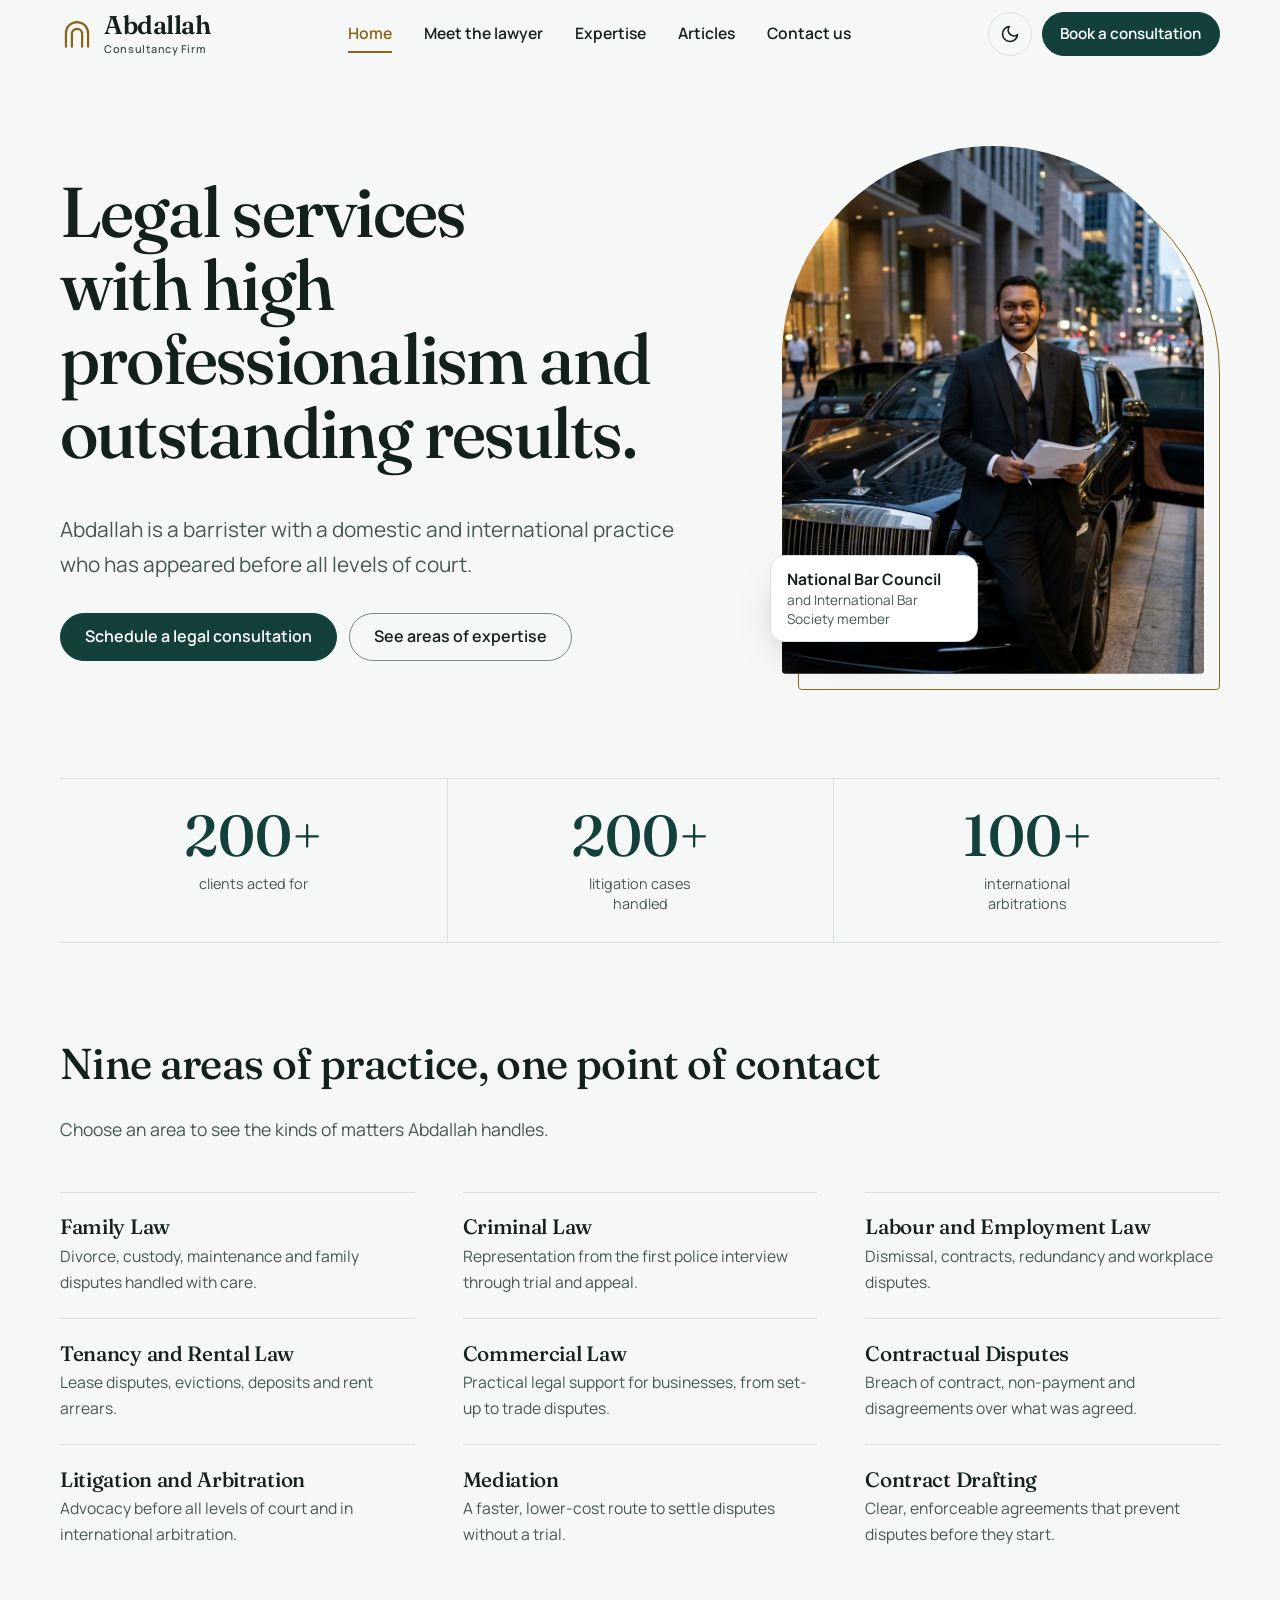
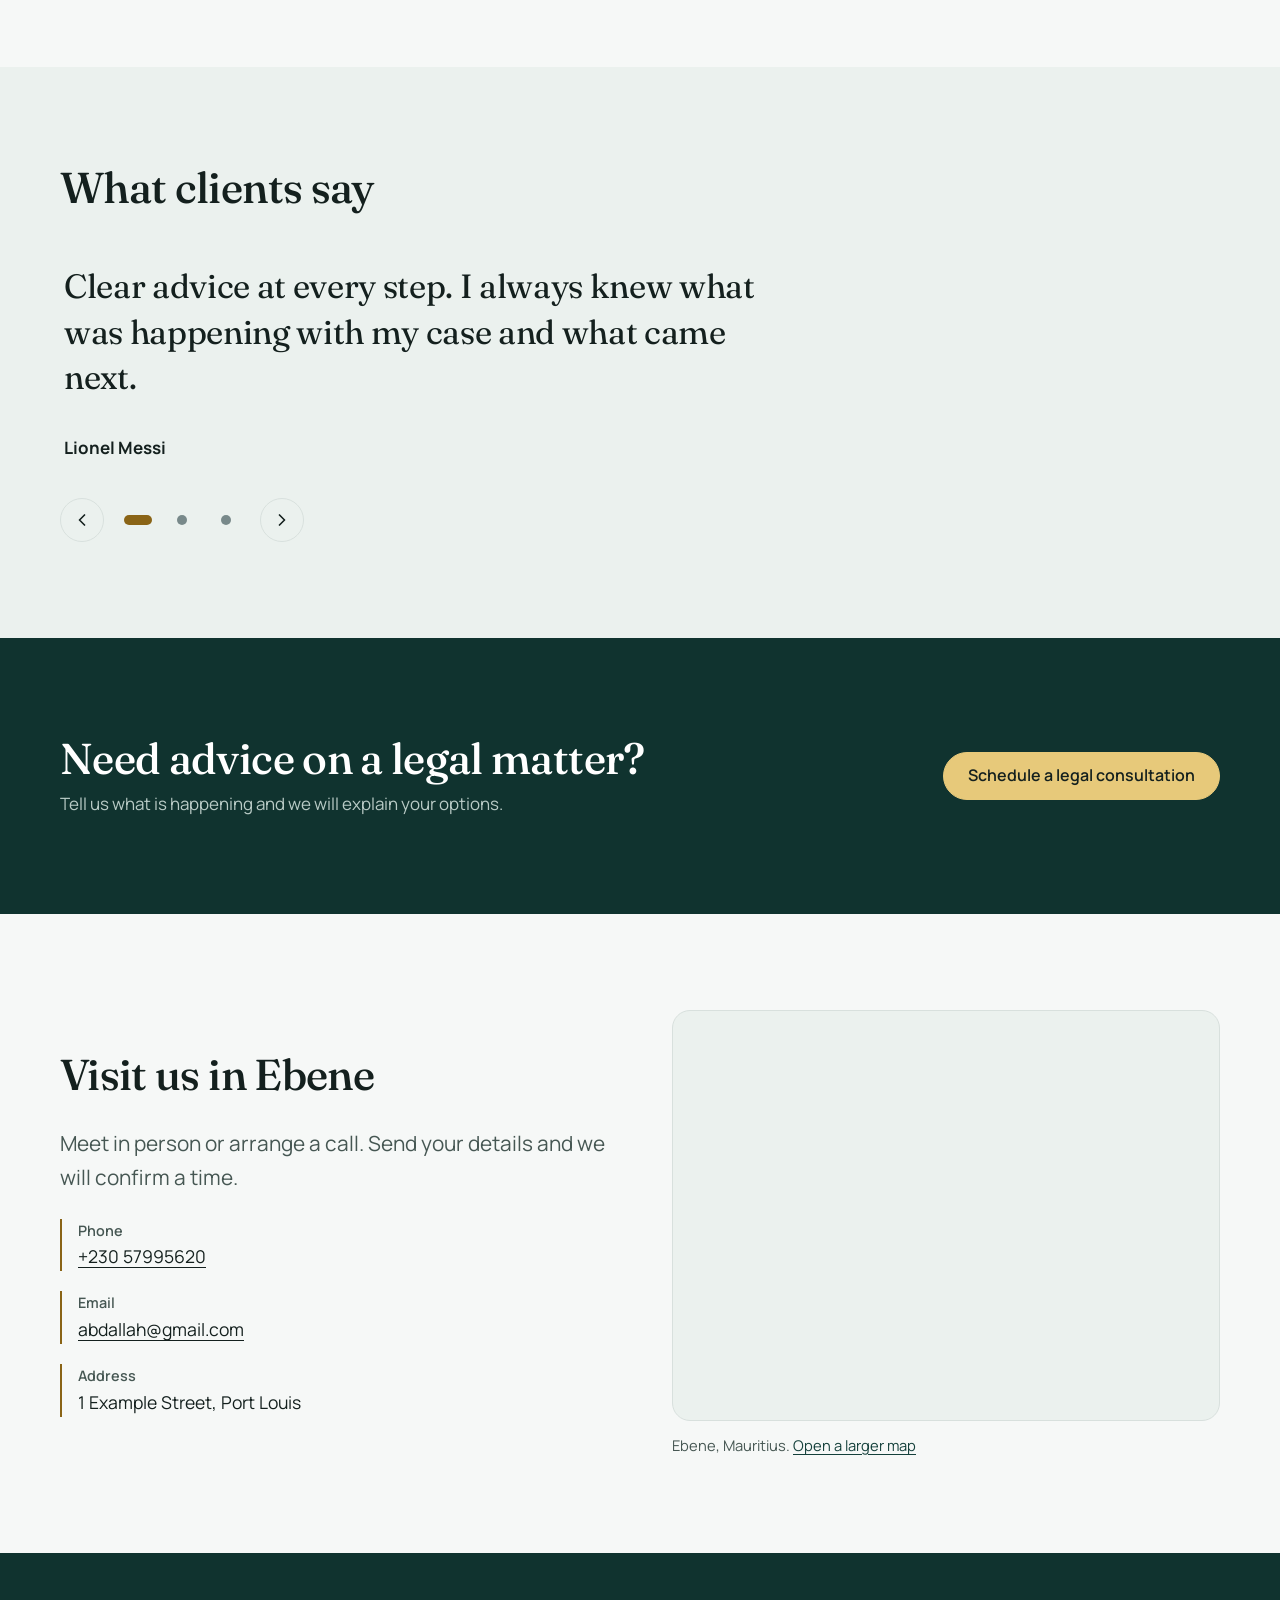
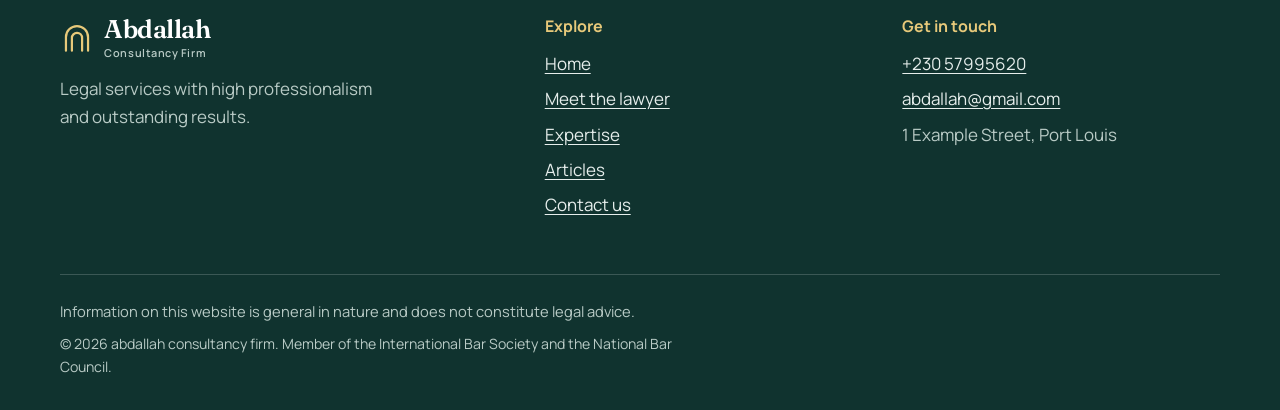
<file: index.html>
<!DOCTYPE html>
<html lang="en">
<head>
  <meta charset="utf-8">
  <meta name="viewport" content="width=device-width, initial-scale=1">
  <title>Abdallah Consultancy Firm | Barrister in Port Louis, Mauritius</title>
  <meta name="description" content="Legal services with high professionalism and outstanding results. Barrister Abdallah acts in court, arbitration and mediation.">
  <meta name="theme-color" content="#F6F8F7">
  <meta property="og:title" content="abdallah consultancy firm | Barrister in Port Louis, Mauritius">
  <meta property="og:description" content="Legal services with high professionalism and outstanding results. Barrister Abdallah acts in court, arbitration and mediation.">
  <meta property="og:type" content="website">
  <link rel="icon" href="assets/favicon.svg" type="image/svg+xml">
  <link rel="preconnect" href="https://fonts.googleapis.com">
  <link rel="preconnect" href="https://fonts.gstatic.com" crossorigin>
  <link rel="stylesheet" href="https://fonts.googleapis.com/css2?family=Fraunces:opsz,wght@9..144,400;9..144,500;9..144,600&family=Manrope:wght@400;500;600;700&display=swap">
  <link rel="stylesheet" href="css/style.css">
  <script>try{var t=localStorage.getItem('theme');if(!t&&window.matchMedia('(prefers-color-scheme: dark)').matches){t='dark'}if(t){document.documentElement.setAttribute('data-theme',t)}}catch(e){}document.documentElement.classList.add('js');</script>
</head><body>
  <a class="skip" href="#main">Skip to content</a>

  <header class="site-header">
    <div class="wrap bar">
      <a class="brand" href="index.html" aria-label="abdallah consultancy firm, home">
        <svg class="brand-mark" viewBox="0 0 40 40" fill="none" stroke="currentColor" stroke-width="2.6" stroke-linecap="round" aria-hidden="true"><path d="M7 35V19a13 13 0 0 1 26 0v16"/><path d="M14 35V20a6 6 0 0 1 12 0v15"/></svg>
        <span class="brand-name">Abdallah<small>Consultancy Firm</small></span>
      </a>

      <nav class="nav" id="nav" aria-label="Main">
        <ul>
          <li><a href="index.html" aria-current="page">Home</a></li>
          <li><a href="lawyer.html">Meet the lawyer</a></li>
          <li><a href="expertise.html">Expertise</a></li>
          <li><a href="articles.html">Articles</a></li>
          <li><a href="contact.html">Contact us</a></li>
          <li class="nav-cta"><a class="btn" href="contact.html#form">Schedule a legal consultation</a></li>
        </ul>
      </nav>

      <div class="bar-actions">
        <button class="icon-btn theme-toggle" type="button" aria-pressed="false" aria-label="Switch to dark mode">
          <svg class="icon-moon" viewBox="0 0 24 24" fill="none" stroke="currentColor" stroke-width="2" stroke-linecap="round" stroke-linejoin="round" aria-hidden="true"><path d="M21 12.8A9 9 0 1 1 11.2 3a7 7 0 0 0 9.8 9.8z"/></svg>
          <svg class="icon-sun" viewBox="0 0 24 24" fill="none" stroke="currentColor" stroke-width="2" stroke-linecap="round" aria-hidden="true"><circle cx="12" cy="12" r="4"/><path d="M12 2v2M12 20v2M4.9 4.9l1.4 1.4M17.7 17.7l1.4 1.4M2 12h2M20 12h2M4.9 19.1l1.4-1.4M17.7 6.3l1.4-1.4"/></svg>
        </button>
        <a class="btn btn-sm bar-cta" href="contact.html#form">Book a consultation</a>
        <button class="icon-btn nav-toggle" type="button" aria-expanded="false" aria-controls="nav">
          <span class="visually-hidden">Open menu</span><span></span><span></span><span></span>
        </button>
      </div>
    </div>
    <div class="progress" aria-hidden="true"></div>
  </header>

  <main id="main" tabindex="-1">

    <section class="hero" aria-labelledby="hero-title">
      <div class="wrap hero-grid">
        <div class="hero-copy">
          <h1 id="hero-title">Legal services with high professionalism and outstanding results.</h1>
          <p class="lead">Abdallah is a barrister with a domestic and international practice who has appeared before all levels of court.</p>
          <div class="hero-actions">
            <a class="btn" href="contact.html#form">Schedule a legal consultation</a>
            <a class="btn btn-ghost" href="expertise.html">See areas of expertise</a>
          </div>
        </div>
        <figure class="hero-media">
          <!-- Replace with a royalty-free portrait (Unsplash / Pexels), saved as WebP -->
          <div class="arch"><img src="assets/portrait.jpeg" width="520" height="650" alt="Placeholder portrait of Abdallah, barrister"></div>
          <figcaption class="hero-badge"><strong>National Bar Council</strong>and International Bar Society member</figcaption>
        </figure>
      </div>
    </section>

    <div class="wrap">
      <div class="stats">
        <div class="stat"><span class="stat-num" data-count="200" data-suffix="+">200+</span><span class="stat-label">clients acted for</span></div>
        <div class="stat"><span class="stat-num" data-count="200" data-suffix="+">200+</span><span class="stat-label">litigation cases handled</span></div>
        <div class="stat"><span class="stat-num" data-count="100" data-suffix="+">100+</span><span class="stat-label">international arbitrations</span></div>
      </div>
    </div>

    <section class="block" aria-labelledby="services-title">
      <div class="wrap">
        <div class="section-head">
          <h2 id="services-title">Nine areas of practice, one point of contact</h2>
          <p>Choose an area to see the kinds of matters Abdallah handles.</p>
        </div>
        <div class="area-list reveal">
          <a class="area-link" href="expertise.html#family"><h3>Family Law</h3><p>Divorce, custody, maintenance and family disputes handled with care.</p></a>
          <a class="area-link" href="expertise.html#criminal"><h3>Criminal Law</h3><p>Representation from the first police interview through trial and appeal.</p></a>
          <a class="area-link" href="expertise.html#labour"><h3>Labour and Employment Law</h3><p>Dismissal, contracts, redundancy and workplace disputes.</p></a>
          <a class="area-link" href="expertise.html#tenancy"><h3>Tenancy and Rental Law</h3><p>Lease disputes, evictions, deposits and rent arrears.</p></a>
          <a class="area-link" href="expertise.html#commercial"><h3>Commercial Law</h3><p>Practical legal support for businesses, from set-up to trade disputes.</p></a>
          <a class="area-link" href="expertise.html#contracts"><h3>Contractual Disputes</h3><p>Breach of contract, non-payment and disagreements over what was agreed.</p></a>
          <a class="area-link" href="expertise.html#litigation"><h3>Litigation and Arbitration</h3><p>Advocacy before all levels of court and in international arbitration.</p></a>
          <a class="area-link" href="expertise.html#mediation"><h3>Mediation</h3><p>A faster, lower-cost route to settle disputes without a trial.</p></a>
          <a class="area-link" href="expertise.html#drafting"><h3>Contract Drafting</h3><p>Clear, enforceable agreements that prevent disputes before they start.</p></a>
          </div>
      </div>
    </section>

    <section class="block block--tint" aria-labelledby="reviews-title">
      <div class="wrap">
        <div class="section-head">
          <h2 id="reviews-title">What clients say</h2>
        </div>
        <div class="slider" data-slider role="group" aria-roledescription="carousel" aria-label="Client reviews">
          <div class="viewport">
            <div class="slides">
              <div class="slide"><figure class="quote">
                <blockquote><p>Clear advice at every step. I always knew what was happening with my case and what came next.</p></blockquote>
                <figcaption><strong>Lionel Messi</strong></figcaption>
              </figure></div>
              <div class="slide"><figure class="quote">
                <blockquote><p>Calm, prepared and direct. The hearing went exactly as we had discussed beforehand.</p></blockquote>
                <figcaption><strong>Mohammed Salah</strong></figcaption>
              </figure></div>
              <div class="slide"><figure class="quote">
                <blockquote><p>A difficult dispute settled quickly, and without the stress I expected.</p></blockquote>
                <figcaption><strong>Steven Gerrard</strong></figcaption>
              </figure></div>
            </div>
          </div>
          <div class="slider-controls">
            <button class="icon-btn slider-prev" type="button" aria-label="Previous review"><svg viewBox="0 0 24 24" fill="none" stroke="currentColor" stroke-width="2" stroke-linecap="round" stroke-linejoin="round" aria-hidden="true"><path d="M15 18l-6-6 6-6"/></svg></button>
            <div class="dots"></div>
            <button class="icon-btn slider-next" type="button" aria-label="Next review"><svg viewBox="0 0 24 24" fill="none" stroke="currentColor" stroke-width="2" stroke-linecap="round" stroke-linejoin="round" aria-hidden="true"><path d="M9 6l6 6-6 6"/></svg></button>
   
          </div>
        </div>
      </div>
    </section>

    <section class="block block--deep" aria-labelledby="cta-title">
      <div class="wrap cta">
        <div>
          <h2 id="cta-title">Need advice on a legal matter?</h2>
          <p>Tell us what is happening and we will explain your options.</p>
        </div>
        <a class="btn btn-gold" href="contact.html#form">Schedule a legal consultation</a>
      </div>
    </section>

    <section class="block" aria-labelledby="visit-title">
      <div class="wrap split">
        <div>
          <h2 id="visit-title">Visit us in Ebene</h2>
          <p class="lead">Meet in person or arrange a call. Send your details and we will confirm a time.</p>
          <dl class="details">
            <div><dt>Phone</dt><dd><a href="tel:+23057995620">+230 57995620</a></dd></div>
            <div><dt>Email</dt><dd><a href="mailto:abdallah@gmail.com">abdallah@gmail.com</a></dd></div>
            <div><dt>Address</dt><dd>1 Example Street, Port Louis</dd></div>
          </dl>
        </div>
        <div>
          <figure class="map">
            <iframe title="Map showing the office location in Ebene, Mauritius" src="https://www.openstreetmap.org/export/embed.html?bbox=57.4793%2C-20.2507%2C57.4993%2C-20.2367&layer=mapnik&marker=-20.2437%2C57.4893" loading="lazy" referrerpolicy="no-referrer-when-downgrade"></iframe>
          </figure>
          <p class="map-caption">Ebene, Mauritius. <a href="https://www.openstreetmap.org/?mlat=-20.2437&mlon=57.4893#map=15/-20.2437/57.4893" target="_blank" rel="noopener">Open a larger map<span class="visually-hidden"> (opens in a new tab)</span></a></p>
        </div>
      </div>
    </section>

  </main>

  <footer class="site-footer">
    <div class="wrap">
      <div class="footer-grid">
        <div>
          <a class="brand" href="index.html" aria-label="abdallah consultancy firm, home">
            <svg class="brand-mark" viewBox="0 0 40 40" fill="none" stroke="currentColor" stroke-width="2.6" stroke-linecap="round" aria-hidden="true"><path d="M7 35V19a13 13 0 0 1 26 0v16"/><path d="M14 35V20a6 6 0 0 1 12 0v15"/></svg>
            <span class="brand-name">Abdallah<small>Consultancy Firm</small></span>
          </a>
          <p class="footer-about">Legal services with high professionalism and outstanding results.</p>
        </div>
        <div>
          <h2>Explore</h2>
          <ul><li><a href="index.html">Home</a></li><li><a href="lawyer.html">Meet the lawyer</a></li><li><a href="expertise.html">Expertise</a></li><li><a href="articles.html">Articles</a></li><li><a href="contact.html">Contact us</a></li></ul>
        </div>
        <div>
          <h2>Get in touch</h2>
          <ul>
            <li><a href="tel:+23057995620">+230 57995620</a></li>
            <li><a href="mailto:abdallah@gmail.com">abdallah@gmail.com</a></li>
            <li>1 Example Street, Port Louis</li>
          </ul>
        </div>
      </div>
      <p class="disclaimer">Information on this website is general in nature and does not constitute legal advice.</p>
      <p class="copyright">&copy; 2026 abdallah consultancy firm. Member of the International Bar Society and the National Bar Council.</p>
    </div>
  </footer>

  <button class="to-top" type="button" aria-label="Back to top">
    <svg viewBox="0 0 24 24" fill="none" stroke="currentColor" stroke-width="2.4" stroke-linecap="round" stroke-linejoin="round" aria-hidden="true"><path d="M12 19V5M5 12l7-7 7 7"/></svg>
  </button>

  <script src="https://cdnjs.cloudflare.com/ajax/libs/jquery/3.7.1/jquery.min.js"></script>
  <script src="js/main.js"></script>
</body>
</html>
</file>
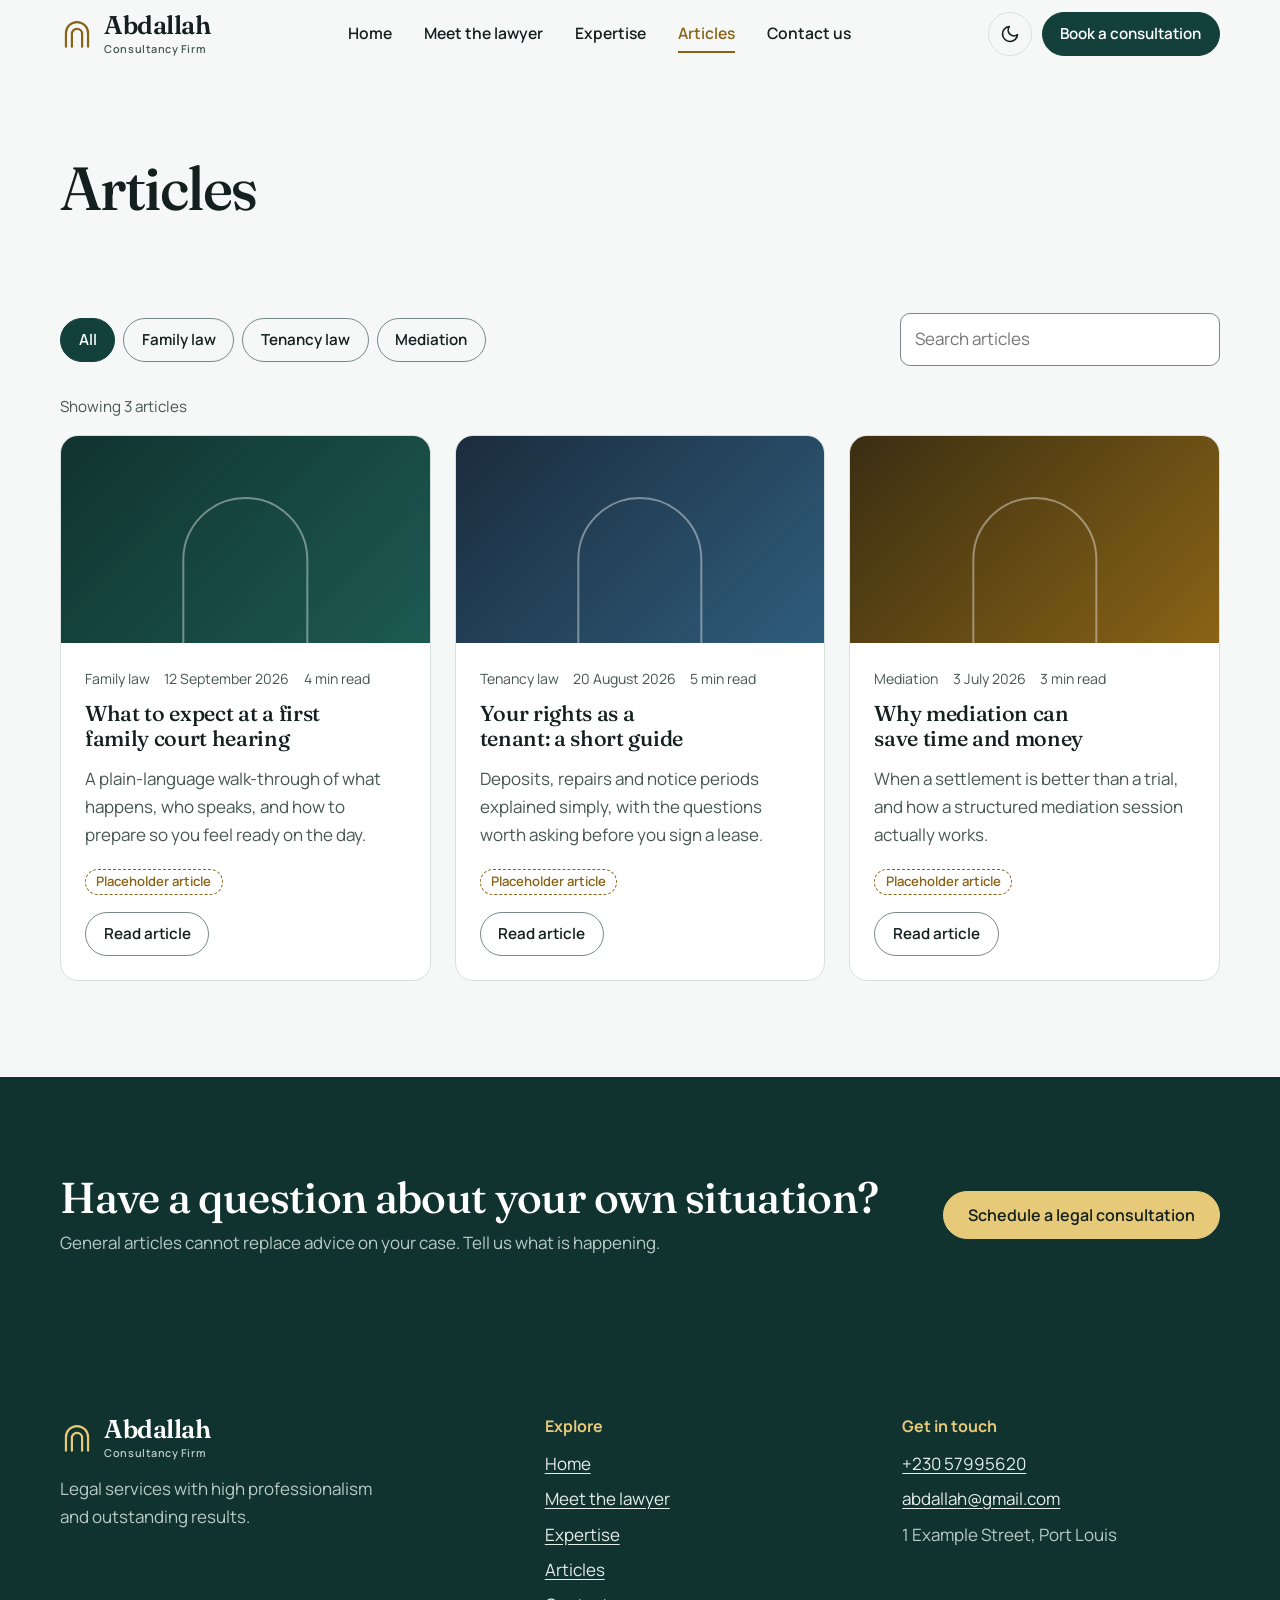
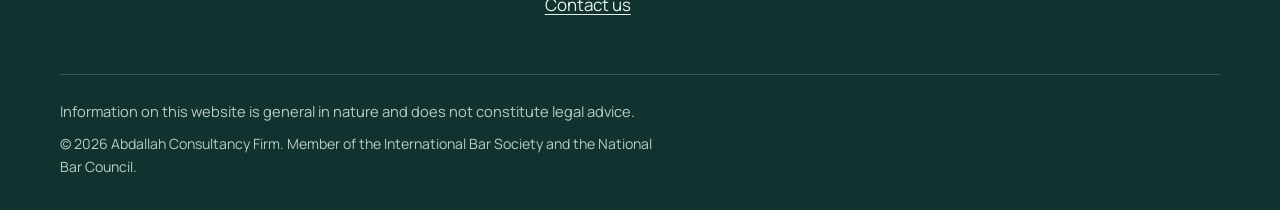
<file: articles.html>
<!DOCTYPE html>
<html lang="en">
<head>
  <meta charset="utf-8">
  <meta name="viewport" content="width=device-width, initial-scale=1">
  <title>Articles | Abdallah Consultancy Firm</title>
  <meta name="description" content="General legal information on family, tenancy, mediation and more, written in plain language.">
  <meta name="theme-color" content="#F6F8F7">
  <meta property="og:title" content="Articles | abdallah consultancy firm">
  <meta property="og:description" content="General legal information on family, tenancy, mediation and more, written in plain language.">
  <meta property="og:type" content="website">
  <link rel="icon" href="assets/favicon.svg" type="image/svg+xml">
  <link rel="preconnect" href="https://fonts.googleapis.com">
  <link rel="preconnect" href="https://fonts.gstatic.com" crossorigin>
  <link rel="stylesheet" href="https://fonts.googleapis.com/css2?family=Fraunces:opsz,wght@9..144,400;9..144,500;9..144,600&family=Manrope:wght@400;500;600;700&display=swap">
  <link rel="stylesheet" href="css/style.css">
  <script>try{var t=localStorage.getItem('theme');if(!t&&window.matchMedia('(prefers-color-scheme: dark)').matches){t='dark'}if(t){document.documentElement.setAttribute('data-theme',t)}}catch(e){}document.documentElement.classList.add('js');</script>
</head><body>
  <a class="skip" href="#main">Skip to content</a>

  <header class="site-header">
    <div class="wrap bar">
      <a class="brand" href="index.html" aria-label="abdallah consultancy firm, home">
        <svg class="brand-mark" viewBox="0 0 40 40" fill="none" stroke="currentColor" stroke-width="2.6" stroke-linecap="round" aria-hidden="true"><path d="M7 35V19a13 13 0 0 1 26 0v16"/><path d="M14 35V20a6 6 0 0 1 12 0v15"/></svg>
        <span class="brand-name">Abdallah<small>Consultancy Firm</small></span>
      </a>

      <nav class="nav" id="nav" aria-label="Main">
        <ul>
          <li><a href="index.html">Home</a></li>
          <li><a href="lawyer.html">Meet the lawyer</a></li>
          <li><a href="expertise.html">Expertise</a></li>
          <li><a href="articles.html" aria-current="page">Articles</a></li>
          <li><a href="contact.html">Contact us</a></li>
          <li class="nav-cta"><a class="btn" href="contact.html#form">Schedule a legal consultation</a></li>
        </ul>
      </nav>

      <div class="bar-actions">
        <button class="icon-btn theme-toggle" type="button" aria-pressed="false" aria-label="Switch to dark mode">
          <svg class="icon-moon" viewBox="0 0 24 24" fill="none" stroke="currentColor" stroke-width="2" stroke-linecap="round" stroke-linejoin="round" aria-hidden="true"><path d="M21 12.8A9 9 0 1 1 11.2 3a7 7 0 0 0 9.8 9.8z"/></svg>
          <svg class="icon-sun" viewBox="0 0 24 24" fill="none" stroke="currentColor" stroke-width="2" stroke-linecap="round" aria-hidden="true"><circle cx="12" cy="12" r="4"/><path d="M12 2v2M12 20v2M4.9 4.9l1.4 1.4M17.7 17.7l1.4 1.4M2 12h2M20 12h2M4.9 19.1l1.4-1.4M17.7 6.3l1.4-1.4"/></svg>
        </button>
        <a class="btn btn-sm bar-cta" href="contact.html#form">Book a consultation</a>
        <button class="icon-btn nav-toggle" type="button" aria-expanded="false" aria-controls="nav">
          <span class="visually-hidden">Open menu</span><span></span><span></span><span></span>
        </button>
      </div>
    </div>
    <div class="progress" aria-hidden="true"></div>
  </header>

  <main id="main" tabindex="-1">

    <section class="page-head">
      <div class="wrap">
        <h1>Articles</h1>
        
      </div>
    </section>

    <section class="block" style="padding-top:1rem" aria-label="Article list">
      <div class="wrap">
        <div class="toolbar">
          <div class="chips" id="article-chips" role="group" aria-label="Filter by topic"></div>
          <div class="field search">
            <label class="visually-hidden" for="article-search">Search articles</label>
            <input type="text" id="article-search" placeholder="Search articles" autocomplete="off">
          </div>
        </div>
        <p class="count" id="article-count" role="status" aria-live="polite">Loading articles…</p>
        <div class="cards" id="article-cards"></div>
      </div>
    </section>

    <dialog id="article-dialog" aria-labelledby="dlg-title">
      <button class="icon-btn dlg-close" type="button" aria-label="Close article">
        <svg viewBox="0 0 24 24" fill="none" stroke="currentColor" stroke-width="2" stroke-linecap="round" aria-hidden="true"><path d="M6 6l12 12M18 6L6 18"/></svg>
      </button>
      <div class="dlg-body" id="dlg-content"></div>
    </dialog>

    <script type="application/json" id="articles-fallback">[
  {
    "id": "first-family-court-hearing",
    "title": "What to expect at a first family court hearing",
    "category": "Family law",
    "date": "2026-09-12",
    "readTime": "4 min read",
    "excerpt": "A plain-language walk-through of what happens, who speaks, and how to prepare so you feel ready on the day.",
    "body": [
      "This is placeholder content that shows how an article opens in the reading window. Replace it with the final text before publishing.",
      "Each article is one entry in data/articles.json, so adding a new card never requires editing the HTML."
    ],
    "placeholder": true
  },
  {
    "id": "tenant-rights-overview",
    "title": "Your rights as a tenant: a short guide",
    "category": "Tenancy law",
    "date": "2026-08-20",
    "readTime": "5 min read",
    "excerpt": "Deposits, repairs and notice periods explained simply, with the questions worth asking before you sign a lease.",
    "body": [
      "This is placeholder content that shows how an article opens in the reading window. Replace it with the final text before publishing.",
      "Copy one block of this file, change the fields, and a new card appears on the Articles page."
    ],
    "placeholder": true
  },
  {
    "id": "why-mediation-works",
    "title": "Why mediation can save time and money",
    "category": "Mediation",
    "date": "2026-07-03",
    "readTime": "3 min read",
    "excerpt": "When a settlement is better than a trial, and how a structured mediation session actually works.",
    "body": [
      "This is placeholder content that shows how an article opens in the reading window. Replace it with the final text before publishing.",
      "Set \"placeholder\" to false once an article is real, and the placeholder label disappears."
    ],
    "placeholder": true
  }
]
</script>

    <section class="block block--deep" aria-labelledby="cta-title">
      <div class="wrap cta">
        <div>
          <h2 id="cta-title">Have a question about your own situation?</h2>
          <p>General articles cannot replace advice on your case. Tell us what is happening.</p>
        </div>
        <a class="btn btn-gold" href="contact.html#form">Schedule a legal consultation</a>
      </div>
    </section>

  </main>

  <footer class="site-footer">
    <div class="wrap">
      <div class="footer-grid">
        <div>
          <a class="brand" href="index.html" aria-label="abdallah consultancy firm, home">
            <svg class="brand-mark" viewBox="0 0 40 40" fill="none" stroke="currentColor" stroke-width="2.6" stroke-linecap="round" aria-hidden="true"><path d="M7 35V19a13 13 0 0 1 26 0v16"/><path d="M14 35V20a6 6 0 0 1 12 0v15"/></svg>
            <span class="brand-name">Abdallah<small>Consultancy Firm</small></span>
          </a>
          <p class="footer-about">Legal services with high professionalism and outstanding results.</p>
        </div>
        <div>
          <h2>Explore</h2>
          <ul><li><a href="index.html">Home</a></li><li><a href="lawyer.html">Meet the lawyer</a></li><li><a href="expertise.html">Expertise</a></li><li><a href="articles.html">Articles</a></li><li><a href="contact.html">Contact us</a></li></ul>
        </div>
        <div>
          <h2>Get in touch</h2>
          <ul>
            <li><a href="tel:+23057995620">+230 57995620</a></li>
            <li><a href="mailto:abdallah@gmail.com">abdallah@gmail.com</a></li>
            <li>1 Example Street, Port Louis</li>
          </ul>
        </div>
      </div>
      <p class="disclaimer">Information on this website is general in nature and does not constitute legal advice.</p>
      <p class="copyright">&copy; 2026 Abdallah Consultancy Firm. Member of the International Bar Society and the National Bar Council.</p>
    </div>
  </footer>

  <button class="to-top" type="button" aria-label="Back to top">
    <svg viewBox="0 0 24 24" fill="none" stroke="currentColor" stroke-width="2.4" stroke-linecap="round" stroke-linejoin="round" aria-hidden="true"><path d="M12 19V5M5 12l7-7 7 7"/></svg>
  </button>

  <script src="https://cdnjs.cloudflare.com/ajax/libs/jquery/3.7.1/jquery.min.js"></script>
  <script src="js/main.js"></script>
</body>
</html>
</file>
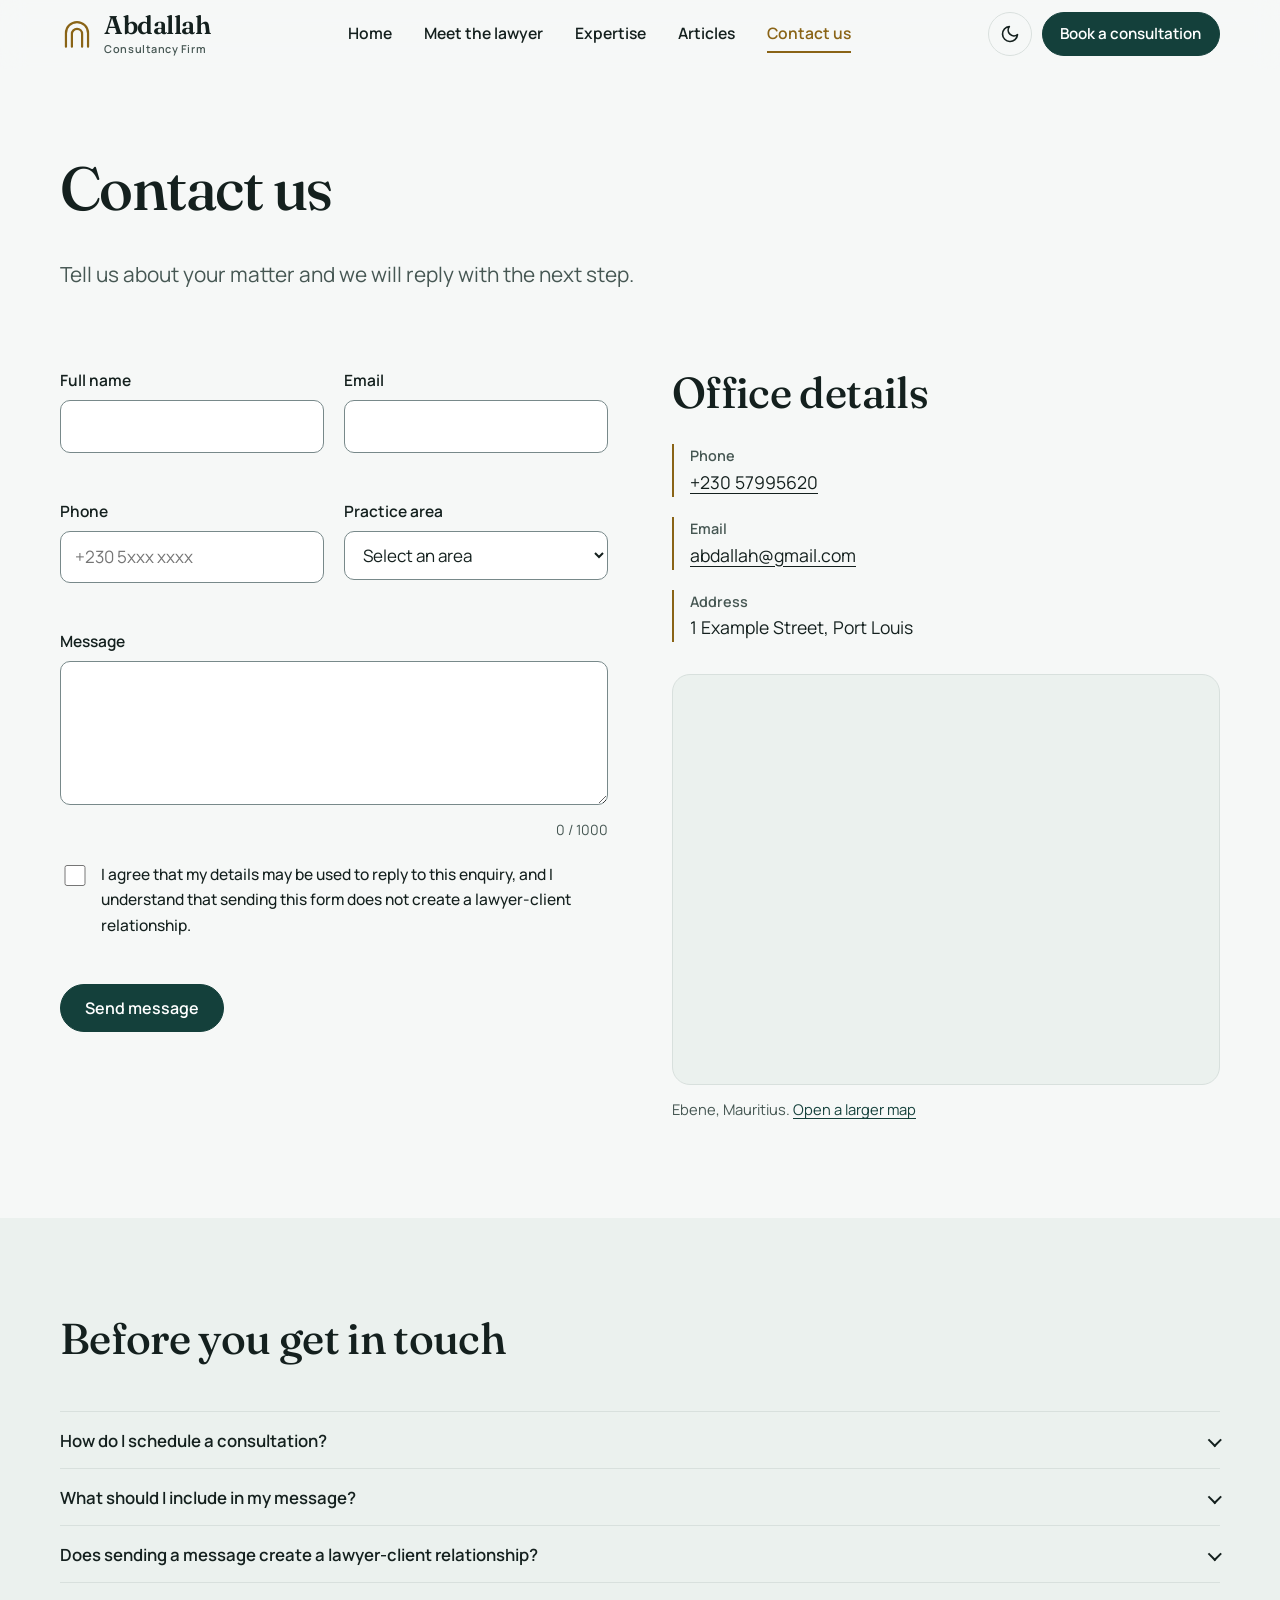
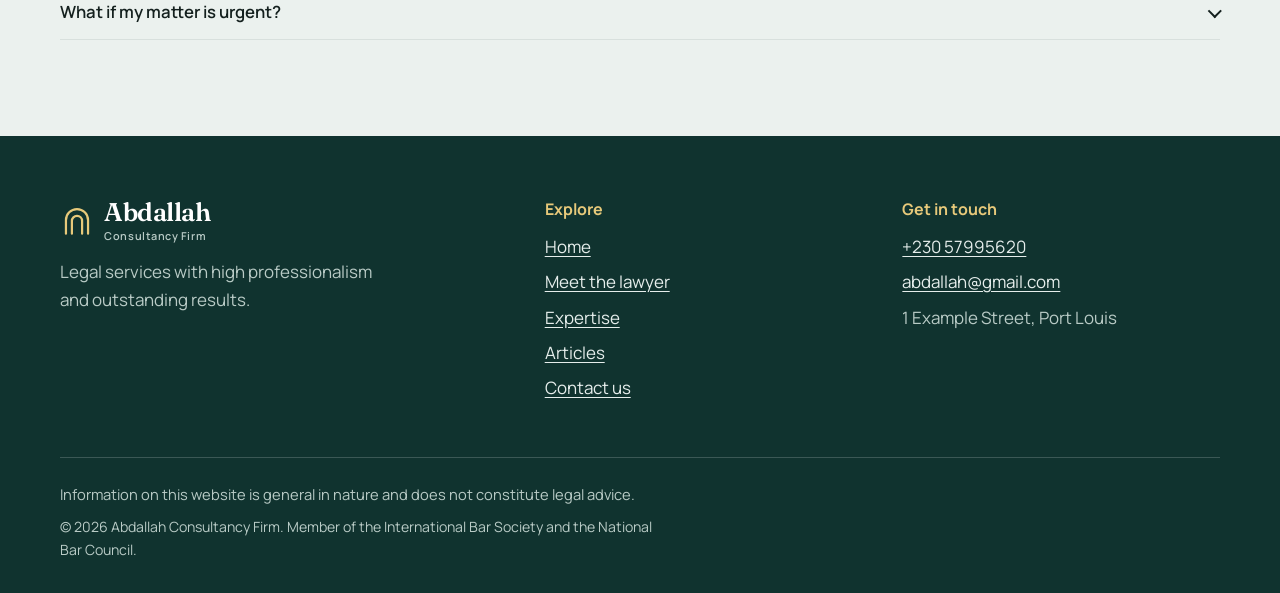
<file: contact.html>
<!DOCTYPE html>
<html lang="en">
<head>
  <meta charset="utf-8">
  <meta name="viewport" content="width=device-width, initial-scale=1">
  <title>Contact Us | Abdallah Consultancy Firm</title>
  <meta name="description" content="Schedule a legal consultation with Abdallah, barrister. Phone +230 57995620, email abdallah@gmail.com.">
  <meta name="theme-color" content="#F6F8F7">
  <meta property="og:title" content="Contact us | abdallah consultancy firm">
  <meta property="og:description" content="Schedule a legal consultation with Abdallah, barrister. Phone +230 57995620, email abdallah@gmail.com.">
  <meta property="og:type" content="website">
  <link rel="icon" href="assets/favicon.svg" type="image/svg+xml">
  <link rel="preconnect" href="https://fonts.googleapis.com">
  <link rel="preconnect" href="https://fonts.gstatic.com" crossorigin>
  <link rel="stylesheet" href="https://fonts.googleapis.com/css2?family=Fraunces:opsz,wght@9..144,400;9..144,500;9..144,600&family=Manrope:wght@400;500;600;700&display=swap">
  <link rel="stylesheet" href="css/style.css">
  <script>try{var t=localStorage.getItem('theme');if(!t&&window.matchMedia('(prefers-color-scheme: dark)').matches){t='dark'}if(t){document.documentElement.setAttribute('data-theme',t)}}catch(e){}document.documentElement.classList.add('js');</script>
</head><body>
  <a class="skip" href="#main">Skip to content</a>

  <header class="site-header">
    <div class="wrap bar">
      <a class="brand" href="index.html" aria-label="abdallah consultancy firm, home">
        <svg class="brand-mark" viewBox="0 0 40 40" fill="none" stroke="currentColor" stroke-width="2.6" stroke-linecap="round" aria-hidden="true"><path d="M7 35V19a13 13 0 0 1 26 0v16"/><path d="M14 35V20a6 6 0 0 1 12 0v15"/></svg>
        <span class="brand-name">Abdallah<small>Consultancy Firm</small></span>
      </a>

      <nav class="nav" id="nav" aria-label="Main">
        <ul>
          <li><a href="index.html">Home</a></li>
          <li><a href="lawyer.html">Meet the lawyer</a></li>
          <li><a href="expertise.html">Expertise</a></li>
          <li><a href="articles.html">Articles</a></li>
          <li><a href="contact.html" aria-current="page">Contact us</a></li>
          <li class="nav-cta"><a class="btn" href="contact.html#form">Schedule a legal consultation</a></li>
        </ul>
      </nav>

      <div class="bar-actions">
        <button class="icon-btn theme-toggle" type="button" aria-pressed="false" aria-label="Switch to dark mode">
          <svg class="icon-moon" viewBox="0 0 24 24" fill="none" stroke="currentColor" stroke-width="2" stroke-linecap="round" stroke-linejoin="round" aria-hidden="true"><path d="M21 12.8A9 9 0 1 1 11.2 3a7 7 0 0 0 9.8 9.8z"/></svg>
          <svg class="icon-sun" viewBox="0 0 24 24" fill="none" stroke="currentColor" stroke-width="2" stroke-linecap="round" aria-hidden="true"><circle cx="12" cy="12" r="4"/><path d="M12 2v2M12 20v2M4.9 4.9l1.4 1.4M17.7 17.7l1.4 1.4M2 12h2M20 12h2M4.9 19.1l1.4-1.4M17.7 6.3l1.4-1.4"/></svg>
        </button>
        <a class="btn btn-sm bar-cta" href="contact.html#form">Book a consultation</a>
        <button class="icon-btn nav-toggle" type="button" aria-expanded="false" aria-controls="nav">
          <span class="visually-hidden">Open menu</span><span></span><span></span><span></span>
        </button>
      </div>
    </div>
    <div class="progress" aria-hidden="true"></div>
  </header>

  <main id="main" tabindex="-1">

    <section class="page-head">
      <div class="wrap">
        <h1>Contact us</h1>
        <p class="lead">Tell us about your matter and we will reply with the next step.</p>
      </div>
    </section>

    <section class="block" style="padding-top:1rem" aria-label="Contact form and details">
      <div class="wrap split split--top">
        <div id="form" style="scroll-margin-top:6rem">
          <form id="contact-form" novalidate>
            <div class="form-grid">
              <div class="field">
                <label for="name">Full name</label>
                <input type="text" id="name" name="name" autocomplete="name" required aria-describedby="name-error">
                <p class="error" id="name-error" aria-live="polite"></p>
              </div>
              <div class="field">
                <label for="email">Email</label>
                <input type="email" id="email" name="email" autocomplete="email" required aria-describedby="email-error">
                <p class="error" id="email-error" aria-live="polite"></p>
              </div>
              <div class="field">
                <label for="phone">Phone</label>
                <input type="tel" id="phone" name="phone" autocomplete="tel" placeholder="+230 5xxx xxxx" required aria-describedby="phone-error">
                <p class="error" id="phone-error" aria-live="polite"></p>
              </div>
              <div class="field">
                <label for="area">Practice area</label>
                <select id="area" name="area" required aria-describedby="area-error">
                  <option value="">Select an area</option>
                  <option value="family">Family Law</option><option value="criminal">Criminal Law</option><option value="labour">Labour and Employment Law</option><option value="tenancy">Tenancy and Rental Law</option><option value="commercial">Commercial Law</option><option value="contracts">Contractual Disputes</option><option value="litigation">Litigation and Arbitration</option><option value="mediation">Mediation</option><option value="drafting">Contract Drafting</option>
                  <option value="other">Other or not sure</option>
                </select>
                <p class="error" id="area-error" aria-live="polite"></p>
              </div>
              <div class="field field-full">
                <label for="message">Message</label>
                <textarea id="message" name="message" maxlength="1000" required aria-describedby="message-error message-count"></textarea>
                <p class="hint"><span class="error" id="message-error" aria-live="polite"></span><span id="message-count">0 / 1000</span></p>
              </div>
              <div class="field field-full">
                <div class="check">
                  <input type="checkbox" id="consent" name="consent" required aria-describedby="consent-error">
                  <label for="consent">I agree that my details may be used to reply to this enquiry, and I understand that sending this form does not create a lawyer-client relationship.</label>
                </div>
                <p class="error" id="consent-error" aria-live="polite"></p>
              </div>
              <div class="field-full"><button class="btn" type="submit">Send message</button></div>
            </div>
          </form>

          <div class="success" id="form-success" role="status" tabindex="-1" hidden>
            <svg viewBox="0 0 24 24" fill="none" stroke="currentColor" stroke-width="2" stroke-linecap="round" stroke-linejoin="round" aria-hidden="true"><circle cx="12" cy="12" r="10"/><path d="M8 12.5l3 3 5-6"/></svg>
            <h2>Message received</h2>
            <p>Thank you, <span id="success-name"></span>. Abdallah's office will reply to <strong id="success-email"></strong> as soon as possible.</p>
            <button class="btn btn-ghost" type="button" id="send-another">Send another message</button>
          </div>
        </div>

        <div>
          <h2>Office details</h2>
          <dl class="details">
            <div><dt>Phone</dt><dd><a href="tel:+23057995620">+230 57995620</a></dd></div>
            <div><dt>Email</dt><dd><a href="mailto:abdallah@gmail.com">abdallah@gmail.com</a></dd></div>
            <div><dt>Address</dt><dd>1 Example Street, Port Louis</dd></div>
          </dl>
          <div style="margin-top:2rem">
            <figure class="map">
            <iframe title="Map showing the office location in Ebene, Mauritius" src="https://www.openstreetmap.org/export/embed.html?bbox=57.4793%2C-20.2507%2C57.4993%2C-20.2367&layer=mapnik&marker=-20.2437%2C57.4893" loading="lazy" referrerpolicy="no-referrer-when-downgrade"></iframe>
          </figure>
          <p class="map-caption">Ebene, Mauritius. <a href="https://www.openstreetmap.org/?mlat=-20.2437&mlon=57.4893#map=15/-20.2437/57.4893" target="_blank" rel="noopener">Open a larger map<span class="visually-hidden"> (opens in a new tab)</span></a></p>
          </div>
        </div>
      </div>
    </section>

    <section class="block block--tint" aria-labelledby="faq-title">
      <div class="wrap">
        <div class="section-head"><h2 id="faq-title">Before you get in touch</h2></div>
        <div class="faq">
        <div class="faq-item">
          <h3><button class="faq-q" type="button" id="faq-q1" aria-expanded="false" aria-controls="faq-a1">How do I schedule a consultation?</button></h3>
          <div class="faq-a" id="faq-a1" role="region" aria-labelledby="faq-q1"><div><p>Complete the form on this page or call +230 57995620. Say which practice area your matter falls under and we will suggest a time.</p></div></div>
        </div>
        <div class="faq-item">
          <h3><button class="faq-q" type="button" id="faq-q2" aria-expanded="false" aria-controls="faq-a2">What should I include in my message?</button></h3>
          <div class="faq-a" id="faq-a2" role="region" aria-labelledby="faq-q2"><div><p>Describe what happened, who is involved and any deadlines or court dates. Please do not send original documents or sensitive personal data through this form.</p></div></div>
        </div>
        <div class="faq-item">
          <h3><button class="faq-q" type="button" id="faq-q3" aria-expanded="false" aria-controls="faq-a3">Does sending a message create a lawyer-client relationship?</button></h3>
          <div class="faq-a" id="faq-a3" role="region" aria-labelledby="faq-q3"><div><p>No. A lawyer-client relationship begins only when an engagement has been agreed. Information on this website is general in nature and does not constitute legal advice.</p></div></div>
        </div>
        <div class="faq-item">
          <h3><button class="faq-q" type="button" id="faq-q4" aria-expanded="false" aria-controls="faq-a4">What if my matter is urgent?</button></h3>
          <div class="faq-a" id="faq-a4" role="region" aria-labelledby="faq-q4"><div><p>Call +230 57995620 and mention any court dates or deadlines in your message.</p></div></div>
        </div>
      </div>
      </div>
    </section>

  </main>

  <footer class="site-footer">
    <div class="wrap">
      <div class="footer-grid">
        <div>
          <a class="brand" href="index.html" aria-label="abdallah consultancy firm, home">
            <svg class="brand-mark" viewBox="0 0 40 40" fill="none" stroke="currentColor" stroke-width="2.6" stroke-linecap="round" aria-hidden="true"><path d="M7 35V19a13 13 0 0 1 26 0v16"/><path d="M14 35V20a6 6 0 0 1 12 0v15"/></svg>
            <span class="brand-name">Abdallah<small>Consultancy Firm</small></span>
          </a>
          <p class="footer-about">Legal services with high professionalism and outstanding results.</p>
        </div>
        <div>
          <h2>Explore</h2>
          <ul><li><a href="index.html">Home</a></li><li><a href="lawyer.html">Meet the lawyer</a></li><li><a href="expertise.html">Expertise</a></li><li><a href="articles.html">Articles</a></li><li><a href="contact.html">Contact us</a></li></ul>
        </div>
        <div>
          <h2>Get in touch</h2>
          <ul>
            <li><a href="tel:+23057995620">+230 57995620</a></li>
            <li><a href="mailto:abdallah@gmail.com">abdallah@gmail.com</a></li>
            <li>1 Example Street, Port Louis</li>
          </ul>
        </div>
      </div>
      <p class="disclaimer">Information on this website is general in nature and does not constitute legal advice.</p>
      <p class="copyright">&copy; 2026 Abdallah Consultancy Firm. Member of the International Bar Society and the National Bar Council.</p>
    </div>
  </footer>

  <button class="to-top" type="button" aria-label="Back to top">
    <svg viewBox="0 0 24 24" fill="none" stroke="currentColor" stroke-width="2.4" stroke-linecap="round" stroke-linejoin="round" aria-hidden="true"><path d="M12 19V5M5 12l7-7 7 7"/></svg>
  </button>

  <script src="https://cdnjs.cloudflare.com/ajax/libs/jquery/3.7.1/jquery.min.js"></script>
  <script src="js/main.js"></script>
</body>
</html>
</file>
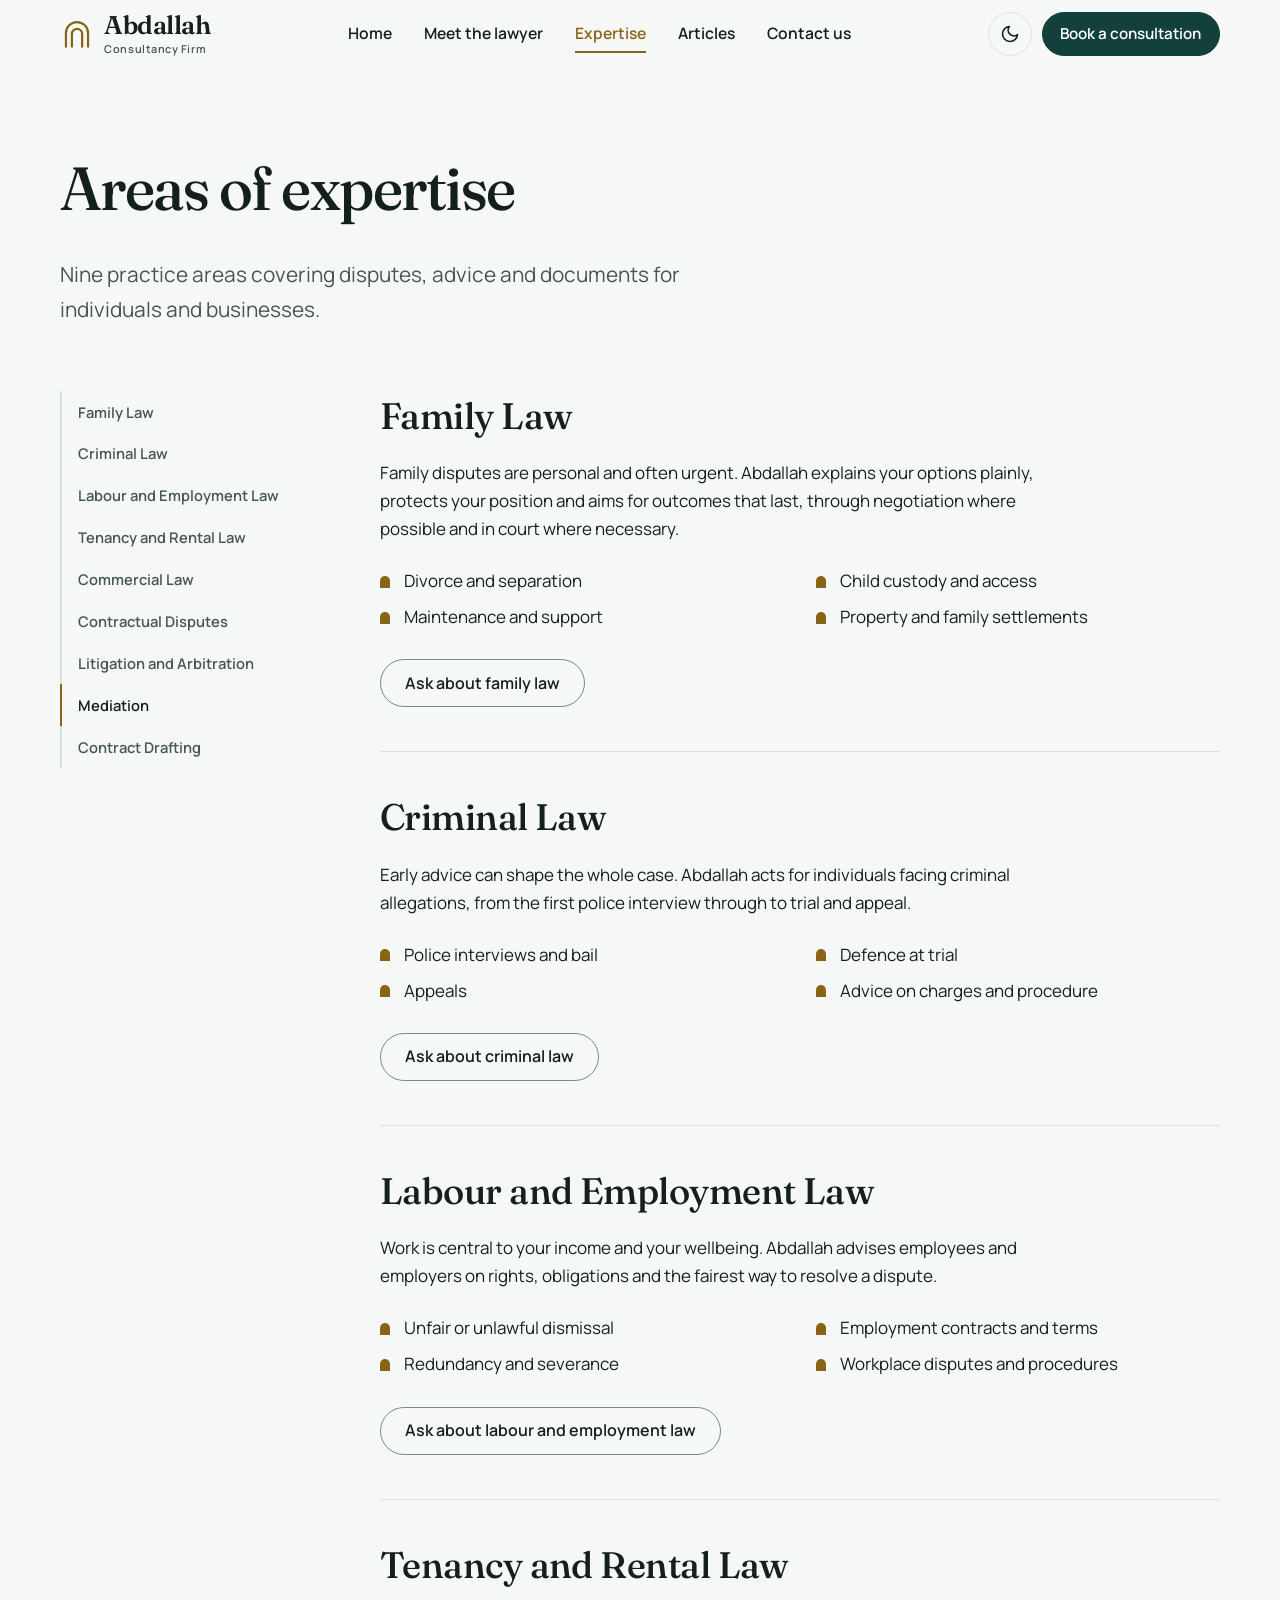
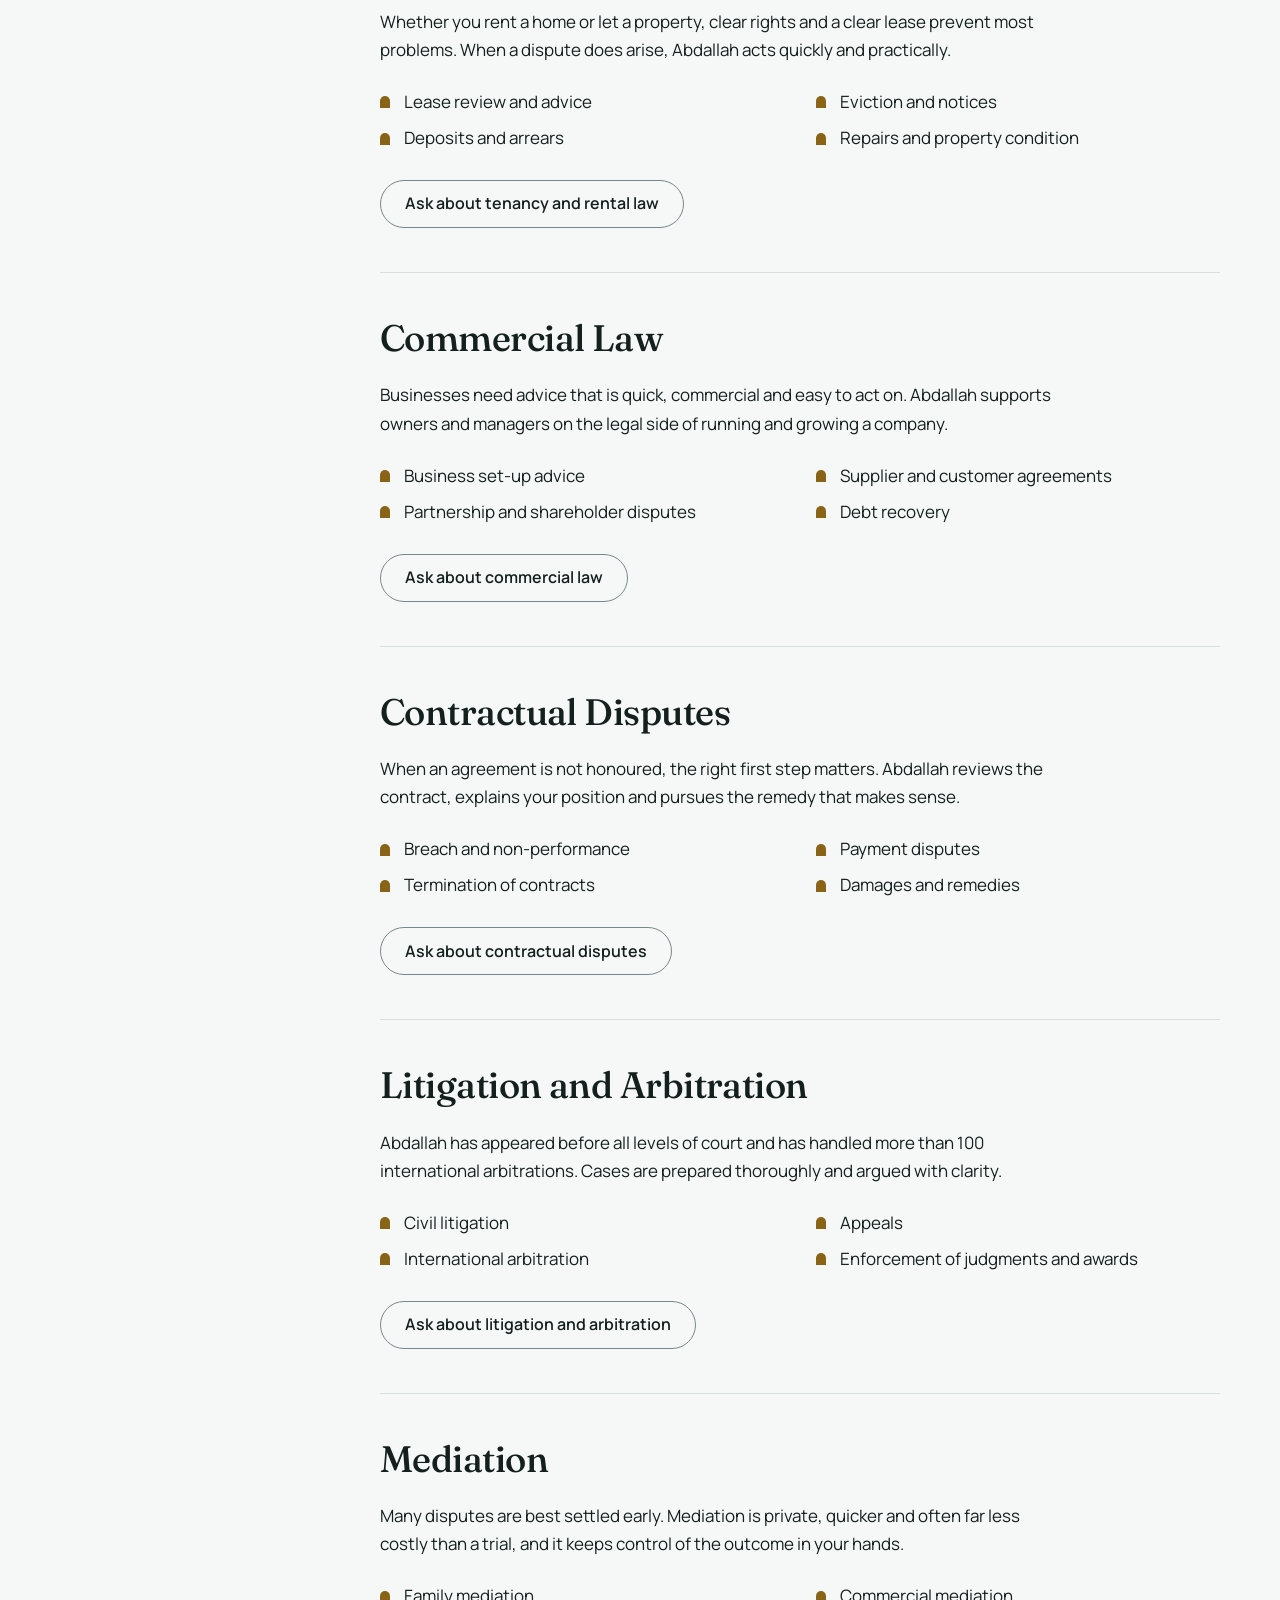
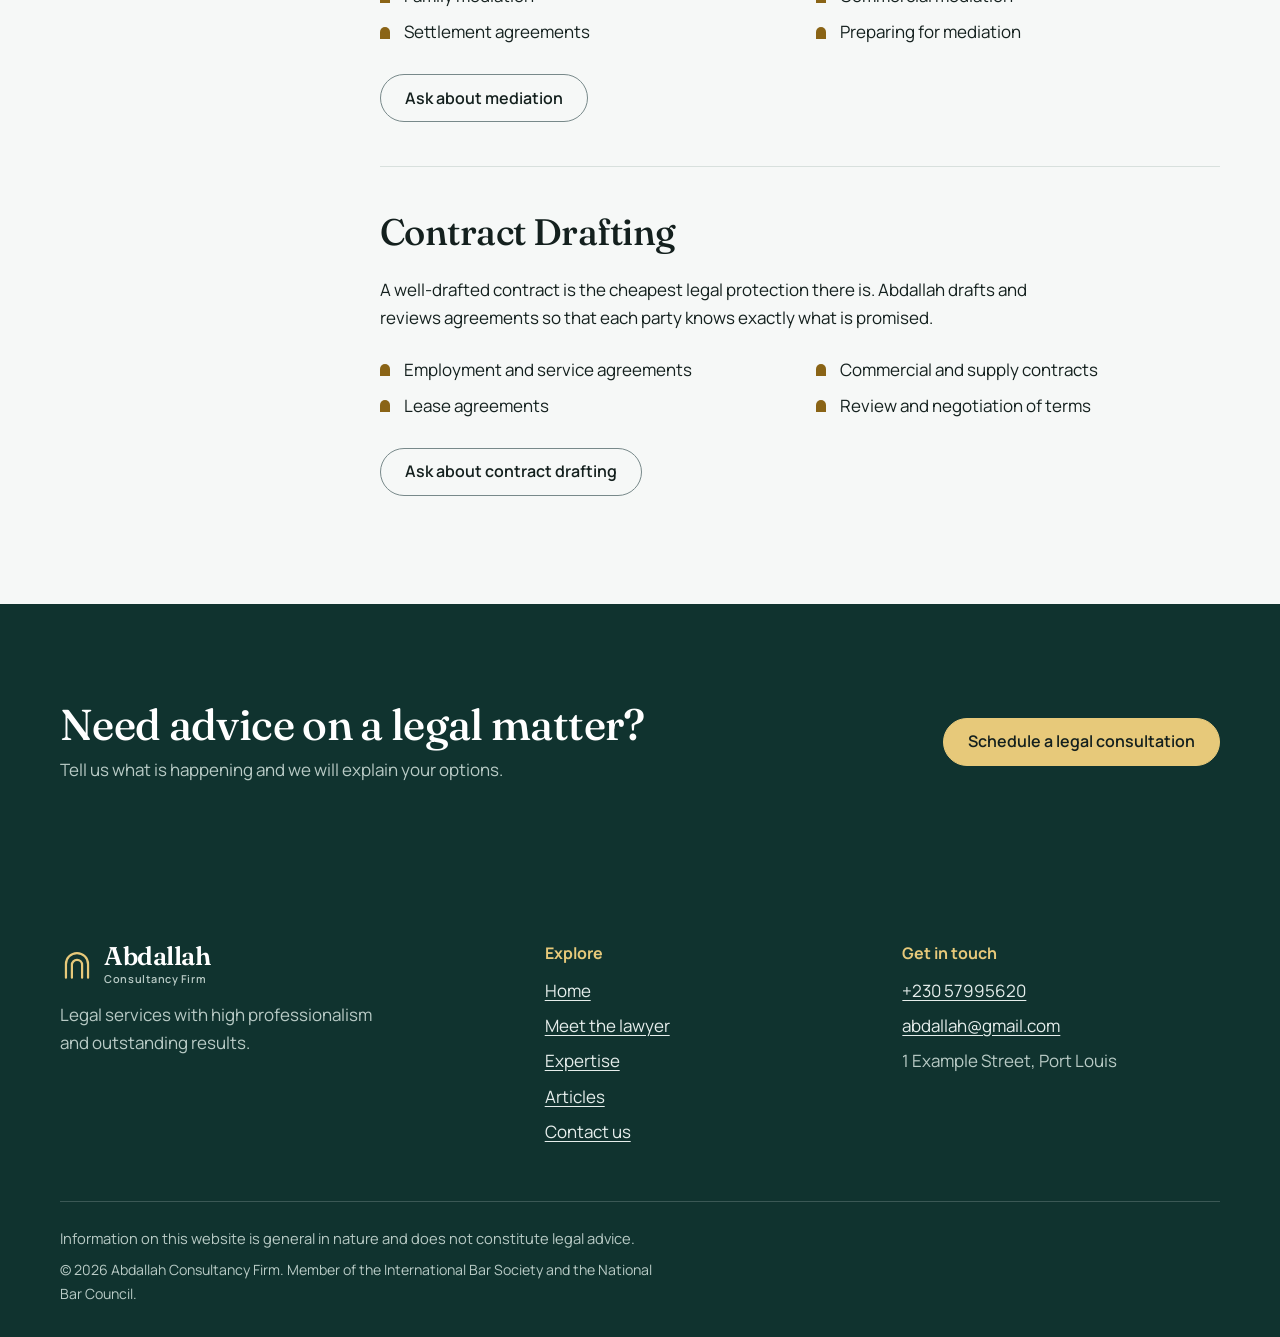
<file: expertise.html>
<!DOCTYPE html>
<html lang="en">
<head>
  <meta charset="utf-8">
  <meta name="viewport" content="width=device-width, initial-scale=1">
  <title>Expertise | Abdallah Consultancy Firm</title>
  <meta name="description" content="Family, criminal, labour, tenancy, commercial, contractual, litigation, arbitration, mediation and contract drafting.">
  <meta name="theme-color" content="#F6F8F7">
  <meta property="og:title" content="Expertise | abdallah consultancy firm">
  <meta property="og:description" content="Family, criminal, labour, tenancy, commercial, contractual, litigation, arbitration, mediation and contract drafting.">
  <meta property="og:type" content="website">
  <link rel="icon" href="assets/favicon.svg" type="image/svg+xml">
  <link rel="preconnect" href="https://fonts.googleapis.com">
  <link rel="preconnect" href="https://fonts.gstatic.com" crossorigin>
  <link rel="stylesheet" href="https://fonts.googleapis.com/css2?family=Fraunces:opsz,wght@9..144,400;9..144,500;9..144,600&family=Manrope:wght@400;500;600;700&display=swap">
  <link rel="stylesheet" href="css/style.css">
  <script>try{var t=localStorage.getItem('theme');if(!t&&window.matchMedia('(prefers-color-scheme: dark)').matches){t='dark'}if(t){document.documentElement.setAttribute('data-theme',t)}}catch(e){}document.documentElement.classList.add('js');</script>
</head><body>
  <a class="skip" href="#main">Skip to content</a>

  <header class="site-header">
    <div class="wrap bar">
      <a class="brand" href="index.html" aria-label="abdallah consultancy firm, home">
        <svg class="brand-mark" viewBox="0 0 40 40" fill="none" stroke="currentColor" stroke-width="2.6" stroke-linecap="round" aria-hidden="true"><path d="M7 35V19a13 13 0 0 1 26 0v16"/><path d="M14 35V20a6 6 0 0 1 12 0v15"/></svg>
        <span class="brand-name">Abdallah<small>Consultancy Firm</small></span>
      </a>

      <nav class="nav" id="nav" aria-label="Main">
        <ul>
          <li><a href="index.html">Home</a></li>
          <li><a href="lawyer.html">Meet the lawyer</a></li>
          <li><a href="expertise.html" aria-current="page">Expertise</a></li>
          <li><a href="articles.html">Articles</a></li>
          <li><a href="contact.html">Contact us</a></li>
          <li class="nav-cta"><a class="btn" href="contact.html#form">Schedule a legal consultation</a></li>
        </ul>
      </nav>

      <div class="bar-actions">
        <button class="icon-btn theme-toggle" type="button" aria-pressed="false" aria-label="Switch to dark mode">
          <svg class="icon-moon" viewBox="0 0 24 24" fill="none" stroke="currentColor" stroke-width="2" stroke-linecap="round" stroke-linejoin="round" aria-hidden="true"><path d="M21 12.8A9 9 0 1 1 11.2 3a7 7 0 0 0 9.8 9.8z"/></svg>
          <svg class="icon-sun" viewBox="0 0 24 24" fill="none" stroke="currentColor" stroke-width="2" stroke-linecap="round" aria-hidden="true"><circle cx="12" cy="12" r="4"/><path d="M12 2v2M12 20v2M4.9 4.9l1.4 1.4M17.7 17.7l1.4 1.4M2 12h2M20 12h2M4.9 19.1l1.4-1.4M17.7 6.3l1.4-1.4"/></svg>
        </button>
        <a class="btn btn-sm bar-cta" href="contact.html#form">Book a consultation</a>
        <button class="icon-btn nav-toggle" type="button" aria-expanded="false" aria-controls="nav">
          <span class="visually-hidden">Open menu</span><span></span><span></span><span></span>
        </button>
      </div>
    </div>
    <div class="progress" aria-hidden="true"></div>
  </header>

  <main id="main" tabindex="-1">

    <section class="page-head">
      <div class="wrap">
        <h1>Areas of expertise</h1>
        <p class="lead">Nine practice areas covering disputes, advice and documents for individuals and businesses.</p>
      </div>
    </section>

    <div class="wrap areas-layout" style="padding-bottom:4rem">
      <nav class="area-nav" aria-label="Practice areas"><ul><li><a href="#family">Family Law</a></li><li><a href="#criminal">Criminal Law</a></li><li><a href="#labour">Labour and Employment Law</a></li><li><a href="#tenancy">Tenancy and Rental Law</a></li><li><a href="#commercial">Commercial Law</a></li><li><a href="#contracts">Contractual Disputes</a></li><li><a href="#litigation">Litigation and Arbitration</a></li><li><a href="#mediation">Mediation</a></li><li><a href="#drafting">Contract Drafting</a></li></ul></nav>
      <div>
          <section class="area reveal" id="family" aria-labelledby="family-h">
            <h2 id="family-h">Family Law</h2>
            <p>Family disputes are personal and often urgent. Abdallah explains your options plainly, protects your position and aims for outcomes that last, through negotiation where possible and in court where necessary.</p>
            <ul class="matters"><li>Divorce and separation</li><li>Child custody and access</li><li>Maintenance and support</li><li>Property and family settlements</li></ul>
            <a class="btn btn-ghost" href="contact.html?area=family#form">Ask about family law</a>
          </section>

          <section class="area reveal" id="criminal" aria-labelledby="criminal-h">
            <h2 id="criminal-h">Criminal Law</h2>
            <p>Early advice can shape the whole case. Abdallah acts for individuals facing criminal allegations, from the first police interview through to trial and appeal.</p>
            <ul class="matters"><li>Police interviews and bail</li><li>Defence at trial</li><li>Appeals</li><li>Advice on charges and procedure</li></ul>
            <a class="btn btn-ghost" href="contact.html?area=criminal#form">Ask about criminal law</a>
          </section>

          <section class="area reveal" id="labour" aria-labelledby="labour-h">
            <h2 id="labour-h">Labour and Employment Law</h2>
            <p>Work is central to your income and your wellbeing. Abdallah advises employees and employers on rights, obligations and the fairest way to resolve a dispute.</p>
            <ul class="matters"><li>Unfair or unlawful dismissal</li><li>Employment contracts and terms</li><li>Redundancy and severance</li><li>Workplace disputes and procedures</li></ul>
            <a class="btn btn-ghost" href="contact.html?area=labour#form">Ask about labour and employment law</a>
          </section>

          <section class="area reveal" id="tenancy" aria-labelledby="tenancy-h">
            <h2 id="tenancy-h">Tenancy and Rental Law</h2>
            <p>Whether you rent a home or let a property, clear rights and a clear lease prevent most problems. When a dispute does arise, Abdallah acts quickly and practically.</p>
            <ul class="matters"><li>Lease review and advice</li><li>Eviction and notices</li><li>Deposits and arrears</li><li>Repairs and property condition</li></ul>
            <a class="btn btn-ghost" href="contact.html?area=tenancy#form">Ask about tenancy and rental law</a>
          </section>

          <section class="area reveal" id="commercial" aria-labelledby="commercial-h">
            <h2 id="commercial-h">Commercial Law</h2>
            <p>Businesses need advice that is quick, commercial and easy to act on. Abdallah supports owners and managers on the legal side of running and growing a company.</p>
            <ul class="matters"><li>Business set-up advice</li><li>Supplier and customer agreements</li><li>Partnership and shareholder disputes</li><li>Debt recovery</li></ul>
            <a class="btn btn-ghost" href="contact.html?area=commercial#form">Ask about commercial law</a>
          </section>

          <section class="area reveal" id="contracts" aria-labelledby="contracts-h">
            <h2 id="contracts-h">Contractual Disputes</h2>
            <p>When an agreement is not honoured, the right first step matters. Abdallah reviews the contract, explains your position and pursues the remedy that makes sense.</p>
            <ul class="matters"><li>Breach and non-performance</li><li>Payment disputes</li><li>Termination of contracts</li><li>Damages and remedies</li></ul>
            <a class="btn btn-ghost" href="contact.html?area=contracts#form">Ask about contractual disputes</a>
          </section>

          <section class="area reveal" id="litigation" aria-labelledby="litigation-h">
            <h2 id="litigation-h">Litigation and Arbitration</h2>
            <p>Abdallah has appeared before all levels of court and has handled more than 100 international arbitrations. Cases are prepared thoroughly and argued with clarity.</p>
            <ul class="matters"><li>Civil litigation</li><li>Appeals</li><li>International arbitration</li><li>Enforcement of judgments and awards</li></ul>
            <a class="btn btn-ghost" href="contact.html?area=litigation#form">Ask about litigation and arbitration</a>
          </section>

          <section class="area reveal" id="mediation" aria-labelledby="mediation-h">
            <h2 id="mediation-h">Mediation</h2>
            <p>Many disputes are best settled early. Mediation is private, quicker and often far less costly than a trial, and it keeps control of the outcome in your hands.</p>
            <ul class="matters"><li>Family mediation</li><li>Commercial mediation</li><li>Settlement agreements</li><li>Preparing for mediation</li></ul>
            <a class="btn btn-ghost" href="contact.html?area=mediation#form">Ask about mediation</a>
          </section>

          <section class="area reveal" id="drafting" aria-labelledby="drafting-h">
            <h2 id="drafting-h">Contract Drafting</h2>
            <p>A well-drafted contract is the cheapest legal protection there is. Abdallah drafts and reviews agreements so that each party knows exactly what is promised.</p>
            <ul class="matters"><li>Employment and service agreements</li><li>Commercial and supply contracts</li><li>Lease agreements</li><li>Review and negotiation of terms</li></ul>
            <a class="btn btn-ghost" href="contact.html?area=drafting#form">Ask about contract drafting</a>
          </section>
      </div>
    </div>

    <section class="block block--deep" aria-labelledby="cta-title">
      <div class="wrap cta">
        <div>
          <h2 id="cta-title">Need advice on a legal matter?</h2>
          <p>Tell us what is happening and we will explain your options.</p>
        </div>
        <a class="btn btn-gold" href="contact.html#form">Schedule a legal consultation</a>
      </div>
    </section>

  </main>

  <footer class="site-footer">
    <div class="wrap">
      <div class="footer-grid">
        <div>
          <a class="brand" href="index.html" aria-label="abdallah consultancy firm, home">
            <svg class="brand-mark" viewBox="0 0 40 40" fill="none" stroke="currentColor" stroke-width="2.6" stroke-linecap="round" aria-hidden="true"><path d="M7 35V19a13 13 0 0 1 26 0v16"/><path d="M14 35V20a6 6 0 0 1 12 0v15"/></svg>
            <span class="brand-name">Abdallah<small>Consultancy Firm</small></span>
          </a>
          <p class="footer-about">Legal services with high professionalism and outstanding results.</p>
        </div>
        <div>
          <h2>Explore</h2>
          <ul><li><a href="index.html">Home</a></li><li><a href="lawyer.html">Meet the lawyer</a></li><li><a href="expertise.html">Expertise</a></li><li><a href="articles.html">Articles</a></li><li><a href="contact.html">Contact us</a></li></ul>
        </div>
        <div>
          <h2>Get in touch</h2>
          <ul>
            <li><a href="tel:+23057995620">+230 57995620</a></li>
            <li><a href="mailto:abdallah@gmail.com">abdallah@gmail.com</a></li>
            <li>1 Example Street, Port Louis</li>
          </ul>
        </div>
      </div>
      <p class="disclaimer">Information on this website is general in nature and does not constitute legal advice.</p>
      <p class="copyright">&copy; 2026 Abdallah Consultancy Firm. Member of the International Bar Society and the National Bar Council.</p>
    </div>
  </footer>

  <button class="to-top" type="button" aria-label="Back to top">
    <svg viewBox="0 0 24 24" fill="none" stroke="currentColor" stroke-width="2.4" stroke-linecap="round" stroke-linejoin="round" aria-hidden="true"><path d="M12 19V5M5 12l7-7 7 7"/></svg>
  </button>

  <script src="https://cdnjs.cloudflare.com/ajax/libs/jquery/3.7.1/jquery.min.js"></script>
  <script src="js/main.js"></script>
</body>
</html>
</file>
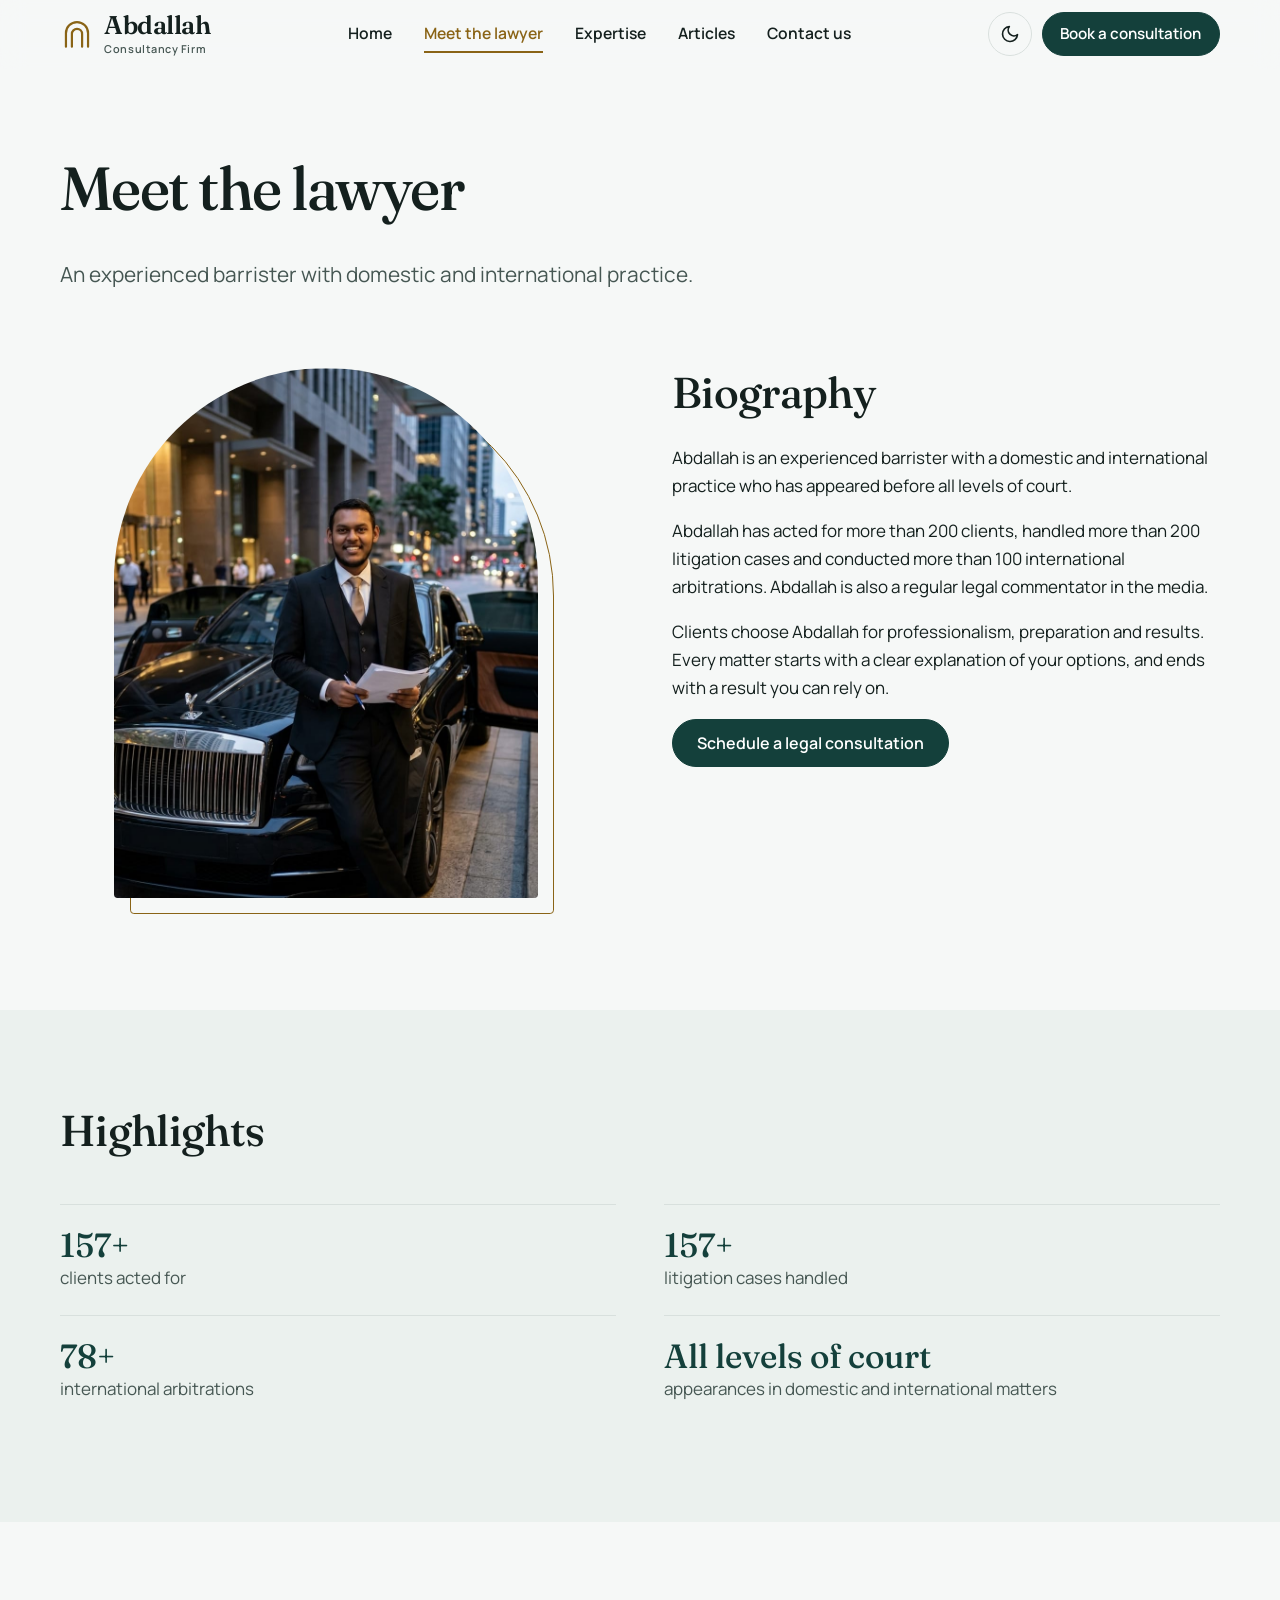
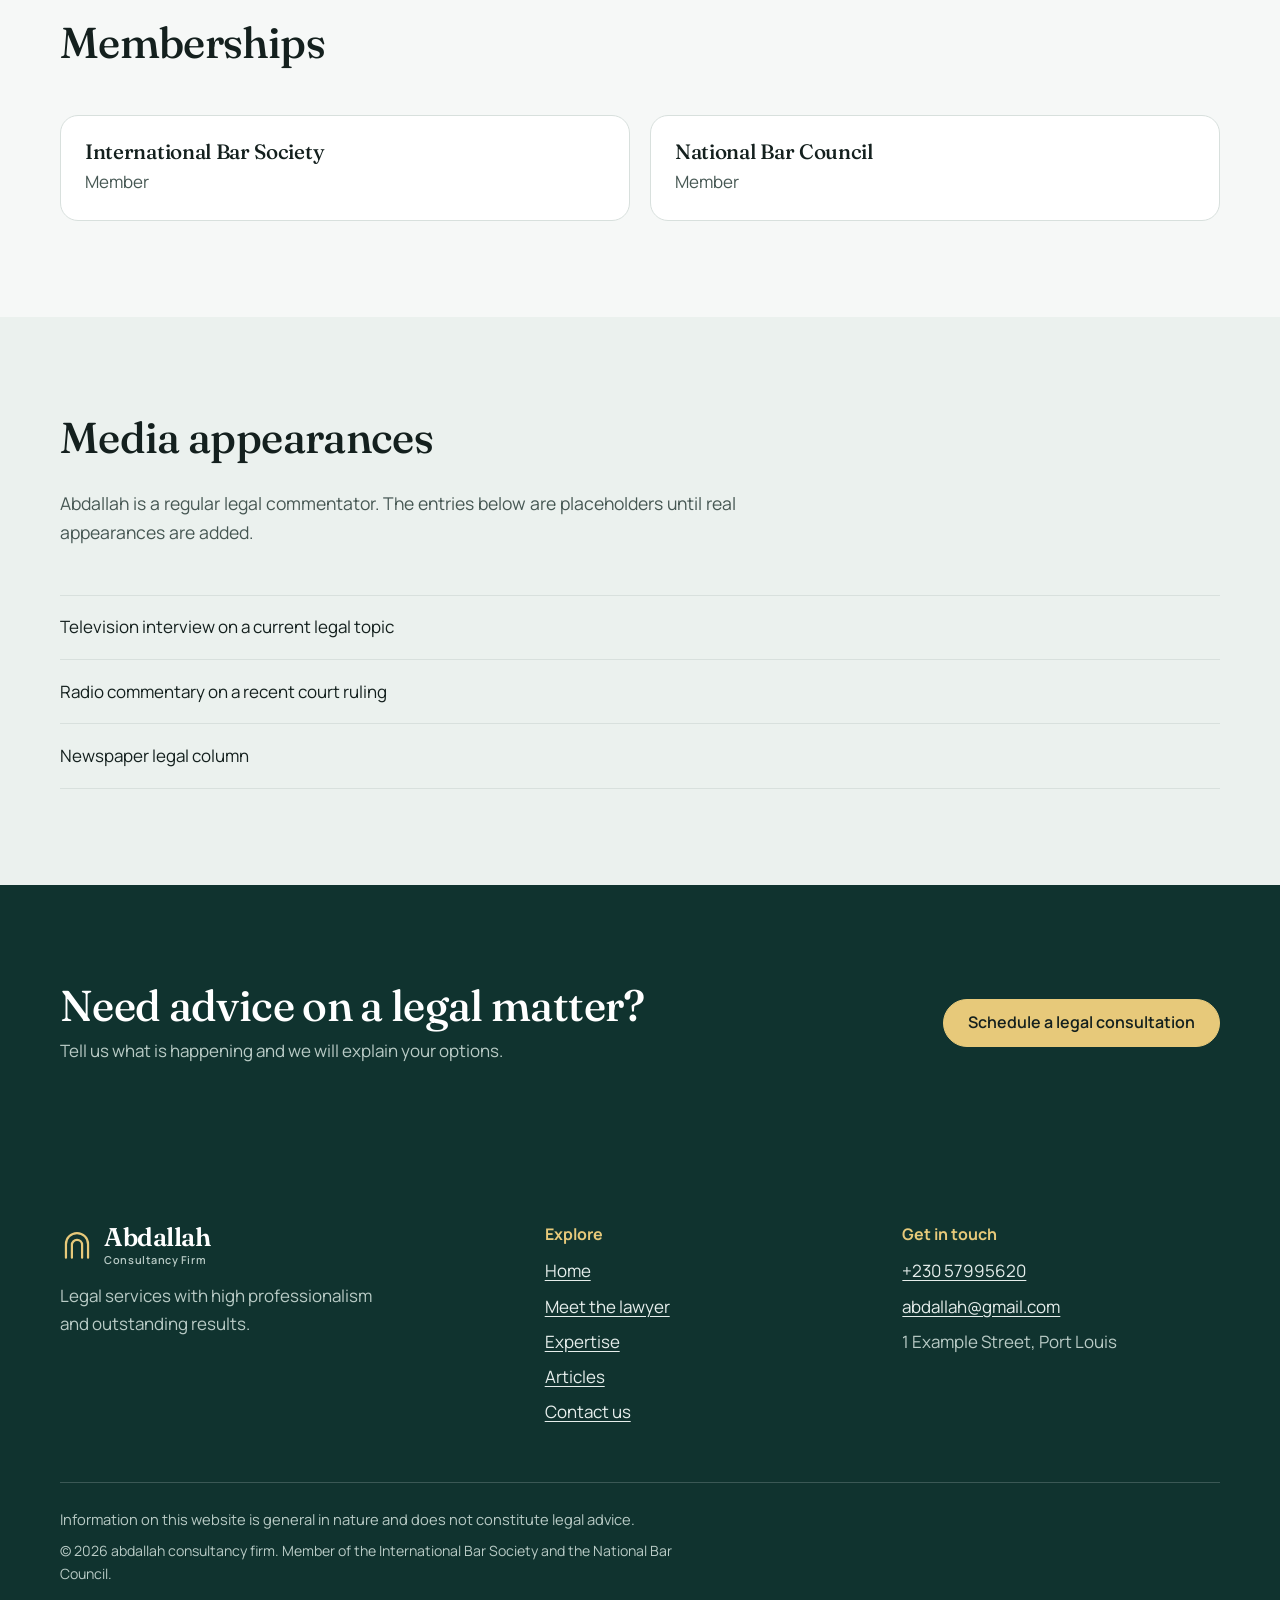
<file: lawyer.html>
<!DOCTYPE html>
<html lang="en">
<head>
  <meta charset="utf-8">
  <meta name="viewport" content="width=device-width, initial-scale=1">
  <title>Meet the lawyer | Abdallah Consultancy Firm</title>
  <meta name="description" content="Abdallah is an experienced barrister with domestic and international practice, 200+ clients and 100+ international arbitrations.">
  <meta name="theme-color" content="#F6F8F7">
  <meta property="og:title" content="Meet the lawyer | abdallah consultancy firm">
  <meta property="og:description" content="Abdallah is an experienced barrister with domestic and international practice, 200+ clients and 100+ international arbitrations.">
  <meta property="og:type" content="website">
  <link rel="icon" href="assets/favicon.svg" type="image/svg+xml">
  <link rel="preconnect" href="https://fonts.googleapis.com">
  <link rel="preconnect" href="https://fonts.gstatic.com" crossorigin>
  <link rel="stylesheet" href="https://fonts.googleapis.com/css2?family=Fraunces:opsz,wght@9..144,400;9..144,500;9..144,600&family=Manrope:wght@400;500;600;700&display=swap">
  <link rel="stylesheet" href="css/style.css">
  <script>try{var t=localStorage.getItem('theme');if(!t&&window.matchMedia('(prefers-color-scheme: dark)').matches){t='dark'}if(t){document.documentElement.setAttribute('data-theme',t)}}catch(e){}document.documentElement.classList.add('js');</script>
</head><body>
  <a class="skip" href="#main">Skip to content</a>

  <header class="site-header">
    <div class="wrap bar">
      <a class="brand" href="index.html" aria-label="abdallah consultancy firm, home">
        <svg class="brand-mark" viewBox="0 0 40 40" fill="none" stroke="currentColor" stroke-width="2.6" stroke-linecap="round" aria-hidden="true"><path d="M7 35V19a13 13 0 0 1 26 0v16"/><path d="M14 35V20a6 6 0 0 1 12 0v15"/></svg>
        <span class="brand-name">Abdallah<small>Consultancy Firm</small></span>
      </a>

      <nav class="nav" id="nav" aria-label="Main">
        <ul>
          <li><a href="index.html">Home</a></li>
          <li><a href="lawyer.html" aria-current="page">Meet the lawyer</a></li>
          <li><a href="expertise.html">Expertise</a></li>
          <li><a href="articles.html">Articles</a></li>
          <li><a href="contact.html">Contact us</a></li>
          <li class="nav-cta"><a class="btn" href="contact.html#form">Schedule a legal consultation</a></li>
        </ul>
      </nav>

      <div class="bar-actions">
        <button class="icon-btn theme-toggle" type="button" aria-pressed="false" aria-label="Switch to dark mode">
          <svg class="icon-moon" viewBox="0 0 24 24" fill="none" stroke="currentColor" stroke-width="2" stroke-linecap="round" stroke-linejoin="round" aria-hidden="true"><path d="M21 12.8A9 9 0 1 1 11.2 3a7 7 0 0 0 9.8 9.8z"/></svg>
          <svg class="icon-sun" viewBox="0 0 24 24" fill="none" stroke="currentColor" stroke-width="2" stroke-linecap="round" aria-hidden="true"><circle cx="12" cy="12" r="4"/><path d="M12 2v2M12 20v2M4.9 4.9l1.4 1.4M17.7 17.7l1.4 1.4M2 12h2M20 12h2M4.9 19.1l1.4-1.4M17.7 6.3l1.4-1.4"/></svg>
        </button>
        <a class="btn btn-sm bar-cta" href="contact.html#form">Book a consultation</a>
        <button class="icon-btn nav-toggle" type="button" aria-expanded="false" aria-controls="nav">
          <span class="visually-hidden">Open menu</span><span></span><span></span><span></span>
        </button>
      </div>
    </div>
    <div class="progress" aria-hidden="true"></div>
  </header>

  <main id="main" tabindex="-1">

    <section class="page-head">
      <div class="wrap">
        <h1>Meet the lawyer</h1>
        <p class="lead">An experienced barrister with domestic and international practice.</p>
      </div>
    </section>

    <section class="block" aria-labelledby="bio-title" style="padding-top:1rem">
      <div class="wrap split split--top">
        <figure class="hero-media" style="margin:0">
          <!-- Replace with a royalty-free portrait (Unsplash / Pexels), saved as WebP -->
          <div class="arch"><img src="assets/portrait.jpeg" width="520" height="650" alt="Placeholder portrait of Abdallah, barrister" loading="lazy"></div>
        </figure>
        <div>
          <h2 id="bio-title">Biography</h2>
          <p>Abdallah is an experienced barrister with a domestic and international practice who has appeared before all levels of court.</p>
          <p>Abdallah has acted for more than 200 clients, handled more than 200 litigation cases and conducted more than 100 international arbitrations. Abdallah is also a regular legal commentator in the media.</p>
          <p>Clients choose Abdallah for professionalism, preparation and results. Every matter starts with a clear explanation of your options, and ends with a result you can rely on.</p>
          <a class="btn" href="contact.html#form">Schedule a legal consultation</a>
        </div>
      </div>
    </section>

    <section class="block block--tint" aria-labelledby="hl-title">
      <div class="wrap">
        <div class="section-head"><h2 id="hl-title">Highlights</h2></div>
        <div class="highlights reveal">
          <div class="hl"><strong data-count="200" data-suffix="+">200+</strong><span>clients acted for</span></div>
          <div class="hl"><strong data-count="200" data-suffix="+">200+</strong><span>litigation cases handled</span></div>
          <div class="hl"><strong data-count="100" data-suffix="+">100+</strong><span>international arbitrations</span></div>
          <div class="hl"><strong>All levels of court</strong><span>appearances in domestic and international matters</span></div>
        </div>
      </div>
    </section>

    <section class="block" aria-labelledby="mem-title">
      <div class="wrap">
        <div class="section-head"><h2 id="mem-title">Memberships</h2></div>
        <div class="member-list">
          <div class="member"><h3>International Bar Society</h3><p>Member</p></div>
          <div class="member"><h3>National Bar Council</h3><p>Member</p></div>
        </div>
      </div>
    </section>

    <section class="block block--tint" aria-labelledby="media-title">
      <div class="wrap">
        <div class="section-head">
          <h2 id="media-title">Media appearances</h2>
          <p>Abdallah is a regular legal commentator. The entries below are placeholders until real appearances are added.</p>
        </div>
        <ul class="media-list">
          <li><span>Television interview on a current legal topic</span></li>
          <li><span>Radio commentary on a recent court ruling</span></li>
          <li><span>Newspaper legal column</span></li>
        </ul>
      </div>
    </section>

    <section class="block block--deep" aria-labelledby="cta-title">
      <div class="wrap cta">
        <div>
          <h2 id="cta-title">Need advice on a legal matter?</h2>
          <p>Tell us what is happening and we will explain your options.</p>
        </div>
        <a class="btn btn-gold" href="contact.html#form">Schedule a legal consultation</a>
      </div>
    </section>

  </main>

  <footer class="site-footer">
    <div class="wrap">
      <div class="footer-grid">
        <div>
          <a class="brand" href="index.html" aria-label="abdallah consultancy firm, home">
            <svg class="brand-mark" viewBox="0 0 40 40" fill="none" stroke="currentColor" stroke-width="2.6" stroke-linecap="round" aria-hidden="true"><path d="M7 35V19a13 13 0 0 1 26 0v16"/><path d="M14 35V20a6 6 0 0 1 12 0v15"/></svg>
            <span class="brand-name">Abdallah<small>Consultancy Firm</small></span>
          </a>
          <p class="footer-about">Legal services with high professionalism and outstanding results.</p>
        </div>
        <div>
          <h2>Explore</h2>
          <ul><li><a href="index.html">Home</a></li><li><a href="lawyer.html">Meet the lawyer</a></li><li><a href="expertise.html">Expertise</a></li><li><a href="articles.html">Articles</a></li><li><a href="contact.html">Contact us</a></li></ul>
        </div>
        <div>
          <h2>Get in touch</h2>
          <ul>
            <li><a href="tel:+23057995620">+230 57995620</a></li>
            <li><a href="mailto:abdallah@gmail.com">abdallah@gmail.com</a></li>
            <li>1 Example Street, Port Louis</li>
          </ul>
        </div>
      </div>
      <p class="disclaimer">Information on this website is general in nature and does not constitute legal advice.</p>
      <p class="copyright">&copy; 2026 abdallah consultancy firm. Member of the International Bar Society and the National Bar Council.</p>
    </div>
  </footer>

  <button class="to-top" type="button" aria-label="Back to top">
    <svg viewBox="0 0 24 24" fill="none" stroke="currentColor" stroke-width="2.4" stroke-linecap="round" stroke-linejoin="round" aria-hidden="true"><path d="M12 19V5M5 12l7-7 7 7"/></svg>
  </button>

  <script src="https://cdnjs.cloudflare.com/ajax/libs/jquery/3.7.1/jquery.min.js"></script>
  <script src="js/main.js"></script>
</body>
</html>
</file>
<file: css/style.css>
/* ==========================================================================
   abdallah consultancy firm — style.css
   Mobile-first. Breakpoints: 700px, 900px, 1100px (tested at 360 / 768 / 1440).
   Palette and fonts are CSS variables: change them once, the whole site updates.
   ========================================================================== */

/* 1. Design tokens ------------------------------------------------------- */
:root {
  --font-display: "Fraunces", Georgia, "Times New Roman", serif;
  --font-body: "Manrope", system-ui, -apple-system, "Segoe UI", Roboto, sans-serif;

  /* Light theme (text/background pairs all meet 4.5:1 or better) */
  --bg: #F6F8F7;
  --surface: #FFFFFF;
  --surface-2: #EBF1EE;
  --ink: #14201E;
  --muted: #465753;
  --line: #D8E0DD;
  --field-border: #78898A;
  --primary: #14403B;
  --on-primary: #FFFFFF;
  --accent: #8A6416;
  --focus: #1F5FD1;
  --danger: #B3261E;
  --header-bg: rgba(246, 248, 247, 0.88);

  /* Always-dark surfaces (CTA band, footer) */
  --deep: #10332F;
  --deep-ink: #E6EEEC;
  --deep-muted: #B9CBC6;
  --gold: #E7C97A;

  --radius: 18px;
  --radius-field: 10px;
  --header-h: 4.25rem;
  --ease: cubic-bezier(0.2, 0.7, 0.2, 1);
}

[data-theme="dark"] {
  --bg: #0D1615;
  --surface: #14211F;
  --surface-2: #1A2B28;
  --ink: #EDF3F1;
  --muted: #A7B7B3;
  --line: #27383A;
  --field-border: #7C908B;
  --primary: #8FD0C4;
  --on-primary: #0D1615;
  --accent: #D6B25E;
  --focus: #7DB2FF;
  --danger: #FF8F86;
  --header-bg: rgba(13, 22, 21, 0.86);
  --deep: #112B27;
}

/* 2. Base ---------------------------------------------------------------- */
*, *::before, *::after { box-sizing: border-box; }

html {
  scroll-behavior: smooth;
  scroll-padding-top: 5.5rem;
  -webkit-text-size-adjust: 100%;
}

body {
  margin: 0;
  font-family: var(--font-body);
  font-size: 1.0625rem;
  line-height: 1.65;
  color: var(--ink);
  background: var(--bg);
  -webkit-font-smoothing: antialiased;
  transition: background-color 0.3s, color 0.3s;
}

img, svg, iframe { display: block; max-width: 100%; }

h1, h2, h3, h4 {
  font-family: var(--font-display);
  font-weight: 500;
  line-height: 1.15;
  letter-spacing: -0.015em;
  margin: 0 0 0.6em;
  text-wrap: balance;
}
h1 { font-size: clamp(2.3rem, 6.2vw, 4.4rem); line-height: 1.05; letter-spacing: -0.025em; }
h2 { font-size: clamp(1.8rem, 4vw, 2.7rem); }
h3 { font-size: 1.3rem; }

p { margin: 0 0 1em; max-width: 68ch; }
.lead { font-size: clamp(1.1rem, 2vw, 1.3rem); color: var(--muted); max-width: 52ch; }

a { color: var(--primary); text-underline-offset: 0.2em; }
a:hover { text-decoration-thickness: 2px; }

:focus-visible { outline: 3px solid var(--focus); outline-offset: 3px; border-radius: 4px; }

.wrap { width: min(1160px, 100% - 2.5rem); margin-inline: auto; }

.visually-hidden {
  position: absolute !important; width: 1px; height: 1px; margin: -1px; padding: 0;
  overflow: hidden; clip: rect(0 0 0 0); white-space: nowrap; border: 0;
}

.skip {
  position: absolute; left: 1rem; top: -4rem; z-index: 100;
  background: var(--primary); color: var(--on-primary);
  padding: 0.7rem 1.1rem; border-radius: 999px; font-weight: 600;
  transition: top 0.2s;
}
.skip:focus { top: 1rem; }

/* 3. Layout helpers ------------------------------------------------------ */
.block { padding-block: clamp(3.5rem, 8vw, 6rem); }
.block--tint { background: var(--surface-2); }
.block--deep { background: var(--deep); color: var(--deep-ink); }
.block--deep h2 { color: #FFFFFF; }
.block--deep p { color: var(--deep-muted); }

.section-head { margin-bottom: clamp(1.75rem, 4vw, 3rem); }
.section-head p { color: var(--muted); font-size: 1.1rem; }

.split { display: grid; gap: 2.5rem; }
@media (min-width: 900px) {
  .split { grid-template-columns: 1fr 1fr; gap: 4rem; align-items: center; }
  .split--top { align-items: start; }
}

/* 4. Buttons & chips ----------------------------------------------------- */
.btn {
  display: inline-flex; align-items: center; justify-content: center; gap: 0.5rem;
  min-height: 3rem; padding: 0.75rem 1.5rem;
  background: var(--primary); color: var(--on-primary);
  border: 1.5px solid var(--primary); border-radius: 999px;
  font: 600 1rem/1.2 var(--font-body); text-decoration: none; cursor: pointer;
  transition: transform 0.2s var(--ease), background-color 0.2s, color 0.2s, box-shadow 0.2s;
}
.btn:hover { transform: translateY(-2px); box-shadow: 0 10px 24px -12px rgba(0, 0, 0, 0.45); }
.btn:active { transform: translateY(0); }
.btn[disabled] { opacity: 0.7; cursor: wait; transform: none; box-shadow: none; }

.btn-ghost { background: transparent; color: var(--ink); border-color: var(--field-border); }
.btn-ghost:hover { border-color: var(--ink); box-shadow: none; }

.btn-gold { background: var(--gold); border-color: var(--gold); color: #14201E; }

.btn-sm { min-height: 2.75rem; padding: 0.55rem 1.1rem; font-size: 0.95rem; }

.icon-btn {
  display: inline-grid; place-items: center; width: 2.75rem; height: 2.75rem;
  background: transparent; color: var(--ink);
  border: 1px solid var(--line); border-radius: 50%; cursor: pointer;
  transition: background-color 0.2s, border-color 0.2s;
}
.icon-btn:hover { background: var(--surface-2); border-color: var(--field-border); }
.icon-btn svg { width: 20px; height: 20px; }

.tag {
  display: inline-block; padding: 0.15rem 0.65rem;
  border: 1px dashed var(--accent); color: var(--accent);
  border-radius: 999px; font-size: 0.82rem; font-weight: 600; line-height: 1.5;
}

/* 5. Header & navigation ------------------------------------------------- */
.site-header {
  position: sticky; top: 0; z-index: 50;
  background: var(--header-bg);
  -webkit-backdrop-filter: saturate(1.4) blur(12px); backdrop-filter: saturate(1.4) blur(12px);
  border-bottom: 1px solid transparent;
  transition: border-color 0.3s;
}
.site-header.scrolled { border-bottom-color: var(--line); }

.bar { display: flex; align-items: center; justify-content: space-between; gap: 1rem; min-height: var(--header-h); }

.brand { display: flex; align-items: center; gap: 0.65rem; color: var(--ink); text-decoration: none; }
.brand-mark { width: 34px; height: 34px; color: var(--accent); flex: none; }
.brand-name {
  display: flex; flex-direction: column;
  font-family: var(--font-display); font-size: 1.6rem; font-weight: 600; letter-spacing: -0.02em; line-height: 1;
}
.brand-name small {
  font-family: var(--font-body); font-size: 0.68rem; font-weight: 600; letter-spacing: 0.05em;
  color: var(--muted); margin-top: 0.3rem;
}

.bar-actions { display: flex; align-items: center; gap: 0.6rem; }
.bar-cta { display: none; }

.theme-toggle .icon-sun { display: none; }
[data-theme="dark"] .theme-toggle .icon-sun { display: block; }
[data-theme="dark"] .theme-toggle .icon-moon { display: none; }

.nav-toggle span:not(.visually-hidden) {
  display: block; width: 18px; height: 2px; background: currentColor; border-radius: 2px;
  transition: transform 0.25s var(--ease), opacity 0.2s;
}
.nav-toggle { display: inline-flex; flex-direction: column; justify-content: center; align-items: center; gap: 4px; }
.nav-toggle[aria-expanded="true"] span:nth-child(2) { transform: translateY(6px) rotate(45deg); }
.nav-toggle[aria-expanded="true"] span:nth-child(3) { opacity: 0; }
.nav-toggle[aria-expanded="true"] span:nth-child(4) { transform: translateY(-6px) rotate(-45deg); }

/* Mobile menu panel */
.nav {
  display: none; position: absolute; left: 0; right: 0; top: 100%;
  background: var(--bg); border-bottom: 1px solid var(--line);
  padding: 0.5rem 1.25rem 1.5rem;
}
.nav-open .nav { display: block; animation: drop 0.25s var(--ease); }
.nav ul { list-style: none; margin: 0; padding: 0; }
.nav a {
  display: block; padding: 0.95rem 0; color: var(--ink); text-decoration: none;
  font-weight: 600; border-bottom: 1px solid var(--line);
}
.nav a[aria-current="page"] { color: var(--accent); }
.nav .nav-cta { border: 0; padding-top: 1.25rem; }
.nav .nav-cta .btn { width: 100%; color: var(--on-primary); }

@keyframes drop { from { opacity: 0; transform: translateY(-8px); } to { opacity: 1; transform: none; } }

@media (min-width: 900px) {
  .nav-toggle, .nav .nav-cta { display: none; }
  .bar-cta { display: inline-flex; }
  .nav {
    display: block; position: static; background: none; border: 0; padding: 0;
  }
  .nav ul { display: flex; gap: 2rem; }
  .nav a { position: relative; padding: 0.5rem 0; border: 0; font-size: 0.98rem; }
  .nav a::after {
    content: ""; position: absolute; left: 0; right: 0; bottom: 0.1rem; height: 2px;
    background: var(--accent); transform: scaleX(0); transform-origin: left;
    transition: transform 0.3s var(--ease);
  }
  .nav a:hover::after, .nav a[aria-current="page"]::after { transform: scaleX(1); }
}

/* Scroll progress line (sits on the header's bottom edge) */
.progress {
  position: absolute; left: 0; bottom: -1px; width: 100%; height: 2px;
  background: var(--accent); transform: scaleX(0); transform-origin: left; pointer-events: none;
}

/* 6. Hero ---------------------------------------------------------------- */
.hero { padding-block: clamp(2.5rem, 6vw, 5rem) clamp(3rem, 7vw, 5.5rem); }
.hero-grid { display: grid; gap: 3rem; align-items: center; }
@media (min-width: 900px) { .hero-grid { grid-template-columns: 1.2fr 0.8fr; gap: 4rem; } }

.hero-actions { display: flex; flex-wrap: wrap; gap: 0.75rem; margin-top: 2rem; }

/* The arch is the site's signature shape: logo, portrait, list markers. */
.hero-media { position: relative; max-width: 440px; justify-self: center; width: 100%; padding: 0 16px 16px 0; margin: 0; }
.hero-media::before {
  content: ""; position: absolute; inset: 16px 0 0 16px; z-index: 0;
  border: 1.5px solid var(--accent); border-radius: 999px 999px var(--radius) var(--radius);
  transition: transform 0.5s var(--ease);
}
.hero-media:hover::before { transform: translate(-8px, -8px); }

.arch {
  position: relative; z-index: 1; overflow: hidden; aspect-ratio: 4 / 5;
  border-radius: 999px 999px var(--radius) var(--radius); background: var(--deep);
}
.arch img { width: 100%; height: 100%; object-fit: cover; }

.hero-badge {
  position: absolute; z-index: 2; left: -0.75rem; bottom: 3rem;
  display: flex; flex-direction: column; gap: 0.1rem; max-width: 13rem;
  padding: 0.8rem 1rem; background: var(--surface); border: 1px solid var(--line);
  border-radius: 14px; box-shadow: 0 18px 40px -20px rgba(0, 0, 0, 0.5);
  font-size: 0.85rem; line-height: 1.35; color: var(--muted);
}
.hero-badge strong { font-size: 0.98rem; color: var(--ink); }

/* One orchestrated page-load moment */
@keyframes rise { from { opacity: 0; transform: translateY(18px); } to { opacity: 1; transform: none; } }
@keyframes arch-in { from { clip-path: inset(100% 0 0 0); } to { clip-path: inset(0 0 0 0); } }
.hero-copy > * { animation: rise 0.8s var(--ease) both; }
.hero-copy > :nth-child(2) { animation-delay: 0.12s; }
.hero-copy > :nth-child(3) { animation-delay: 0.24s; }
.hero-media .arch { animation: arch-in 1s var(--ease) 0.1s both; }
.hero-badge { animation: rise 0.8s var(--ease) 0.7s both; }

/* 7. Counters ------------------------------------------------------------ */
.stats { display: grid; grid-template-columns: repeat(3, 1fr); border-block: 1px solid var(--line); }
.stat { padding: 1.75rem 0.5rem; text-align: center; }
.stat + .stat { border-left: 1px solid var(--line); }
.stat-num {
  display: block; font-family: var(--font-display); font-weight: 500; line-height: 1;
  font-size: clamp(2rem, 6vw, 3.6rem); color: var(--primary);
}
.stat-label { display: block; max-width: 16ch; margin: 0.6rem auto 0; font-size: 0.9rem; line-height: 1.4; color: var(--muted); }

/* 8. Practice-area overview --------------------------------------------- */
.area-list { display: grid; gap: 0 3rem; grid-template-columns: 1fr; }
@media (min-width: 700px) { .area-list { grid-template-columns: repeat(2, 1fr); } }
@media (min-width: 1100px) { .area-list { grid-template-columns: repeat(3, 1fr); } }

.area-link {
  display: block; padding: 1.4rem 0; color: inherit; text-decoration: none;
  border-top: 1px solid var(--line); transition: padding-left 0.3s var(--ease);
}
.area-link h3 { margin-bottom: 0.3rem; transition: color 0.2s; }
.area-link p { margin: 0; color: var(--muted); font-size: 0.98rem; }
.area-link:hover { padding-left: 0.6rem; }
.area-link:hover h3 { color: var(--accent); }

/* 9. Testimonial slider -------------------------------------------------- */
.slider { position: relative; }
.viewport { overflow: hidden; }
.slides { display: flex; transition: transform 0.55s var(--ease); }
.slide { flex: 0 0 100%; padding: 0.25rem; }
.quote { margin: 0; max-width: 46rem; }
.quote blockquote { margin: 0 0 1.5rem; }
.quote blockquote p {
  max-width: none; font-family: var(--font-display); font-size: clamp(1.4rem, 3.2vw, 2.1rem);
  line-height: 1.35; letter-spacing: -0.01em;
}
.quote figcaption { display: flex; flex-wrap: wrap; gap: 0.5rem 1rem; align-items: center; color: var(--muted); }
.quote figcaption strong { color: var(--ink); }

.slider-controls { display: flex; flex-wrap: wrap; align-items: center; gap: 0.75rem; margin-top: 2rem; }
.dots { display: flex; }
.dot { display: grid; place-items: center; width: 2.75rem; height: 2.75rem; background: none; border: 0; cursor: pointer; }
.dot::before {
  content: ""; width: 0.6rem; height: 0.6rem; border-radius: 999px; background: var(--field-border);
  transition: width 0.3s var(--ease), background-color 0.3s;
}
.dot[aria-current="true"]::before { width: 1.7rem; background: var(--accent); }

/* 10. CTA band ----------------------------------------------------------- */
.cta { display: grid; gap: 1.75rem; align-items: center; }
@media (min-width: 900px) { .cta { grid-template-columns: 1.4fr auto; gap: 4rem; } }
.cta h2 { margin-bottom: 0.4rem; }
.cta p { margin: 0; }

/* 11. Map & contact details --------------------------------------------- */
.map {
  margin: 0; overflow: hidden; aspect-ratio: 4 / 3; background: var(--surface-2);
  border: 1px solid var(--line); border-radius: var(--radius);
}
.map iframe { width: 100%; height: 100%; border: 0; }
[data-theme="dark"] .map iframe { filter: invert(0.92) hue-rotate(180deg) contrast(0.9) saturate(0.7); }
.map-caption { margin: 0.75rem 0 0; font-size: 0.92rem; color: var(--muted); }

.details { display: grid; gap: 1.25rem; margin: 1.5rem 0 0; }
.details div { padding-left: 1rem; border-left: 2px solid var(--accent); }
.details dt { font-size: 0.9rem; font-weight: 600; color: var(--muted); }
.details dd { margin: 0; font-size: 1.1rem; }
.details a { color: var(--ink); }

/* 12. Inner pages -------------------------------------------------------- */
.page-head { padding-block: clamp(3rem, 7vw, 5.5rem) clamp(1.5rem, 4vw, 2.5rem); }
.page-head h1 { font-size: clamp(2.2rem, 5.5vw, 3.8rem); max-width: 18ch; }

.highlights { display: grid; gap: 0 3rem; grid-template-columns: 1fr; }
@media (min-width: 700px) { .highlights { grid-template-columns: repeat(2, 1fr); } }
.hl { padding: 1.4rem 0; border-top: 1px solid var(--line); }
.hl strong { display: block; font-family: var(--font-display); font-weight: 500; font-size: 2.1rem; line-height: 1.1; color: var(--primary); }
.hl span { color: var(--muted); }

.member-list { display: grid; gap: 1.25rem; grid-template-columns: 1fr; }
@media (min-width: 700px) { .member-list { grid-template-columns: repeat(2, 1fr); } }
.member { padding: 1.5rem; background: var(--surface); border: 1px solid var(--line); border-radius: var(--radius); }
.member h3 { margin-bottom: 0.25rem; }
.member p { margin: 0; color: var(--muted); }

.media-list { list-style: none; margin: 0; padding: 0; }
.media-list li {
  display: flex; flex-wrap: wrap; gap: 0.5rem 1rem; align-items: center; justify-content: space-between;
  padding: 1.1rem 0; border-top: 1px solid var(--line);
}
.media-list li:last-child { border-bottom: 1px solid var(--line); }

/* Expertise page */
.areas-layout { display: grid; gap: 1.5rem; }
@media (min-width: 960px) { .areas-layout { grid-template-columns: 16rem 1fr; gap: 4rem; align-items: start; } }

.area-nav {
  position: sticky; top: var(--header-h); z-index: 20;
  margin-inline: -1.25rem; padding: 0.5rem 1.25rem;
  background: var(--bg); border-bottom: 1px solid var(--line);
}
.area-nav ul { display: flex; gap: 0.5rem; margin: 0; padding: 0.25rem 0; list-style: none; overflow-x: auto; scrollbar-width: thin; }
.area-nav a {
  display: block; white-space: nowrap; padding: 0.5rem 0.95rem;
  color: var(--ink); text-decoration: none; font-size: 0.92rem; font-weight: 600;
  border: 1px solid var(--line); border-radius: 999px;
  transition: background-color 0.2s, color 0.2s;
}
.area-nav a.active { background: var(--primary); border-color: var(--primary); color: var(--on-primary); }

@media (min-width: 960px) {
  .area-nav { top: 6rem; margin: 0; padding: 0; background: none; border: 0; }
  .area-nav ul { flex-direction: column; gap: 0; overflow: visible; }
  .area-nav a {
    padding: 0.55rem 1rem; white-space: normal; border: 0; border-left: 2px solid var(--line); border-radius: 0;
    color: var(--muted);
  }
  .area-nav a:hover { color: var(--ink); }
  .area-nav a.active { background: none; color: var(--ink); border-left-color: var(--accent); }
}

.area { padding-block: 2.75rem; border-top: 1px solid var(--line); scroll-margin-top: 8.5rem; }
.area:first-child { border-top: 0; padding-top: 0.5rem; }
.area h2 { font-size: clamp(1.7rem, 3.4vw, 2.3rem); }
.matters { display: grid; gap: 0.5rem 2rem; grid-template-columns: 1fr; margin: 1.5rem 0 1.75rem; padding: 0; list-style: none; }
@media (min-width: 700px) { .matters { grid-template-columns: repeat(2, 1fr); } }
.matters li { position: relative; padding-left: 1.5rem; }
.matters li::before {
  content: ""; position: absolute; left: 0; top: 0.5em; width: 0.6rem; height: 0.75rem;
  background: var(--accent); border-radius: 999px 999px 1px 1px;
}

/* 13. Articles ----------------------------------------------------------- */
.toolbar { display: flex; flex-wrap: wrap; gap: 1rem 1.5rem; align-items: center; justify-content: space-between; margin-bottom: 1.75rem; }
.chips { display: flex; flex-wrap: wrap; gap: 0.5rem; }
.chip {
  min-height: 2.75rem; padding: 0.4rem 1.1rem; cursor: pointer;
  background: transparent; color: var(--ink); border: 1px solid var(--field-border); border-radius: 999px;
  font: 600 0.95rem/1 var(--font-body); transition: background-color 0.2s, color 0.2s;
}
.chip:hover { background: var(--surface-2); }
.chip[aria-pressed="true"] { background: var(--primary); border-color: var(--primary); color: var(--on-primary); }

.search { width: min(100%, 20rem); }
.count { margin: 0 0 1rem; font-size: 0.95rem; color: var(--muted); }

.cards { display: grid; gap: 1.5rem; grid-template-columns: 1fr; }
@media (min-width: 700px) { .cards { grid-template-columns: repeat(2, 1fr); } }
@media (min-width: 1100px) { .cards { grid-template-columns: repeat(3, 1fr); } }

.card {
  display: flex; flex-direction: column; overflow: hidden;
  background: var(--surface); border: 1px solid var(--line); border-radius: var(--radius);
  transition: transform 0.3s var(--ease), border-color 0.3s;
}
.card:hover { transform: translateY(-4px); border-color: var(--field-border); }
.thumb { position: relative; overflow: hidden; aspect-ratio: 16 / 9; background: linear-gradient(135deg, #10332F, #1D5A52); }
.thumb[data-tone="1"] { background: linear-gradient(135deg, #1B2C3D, #2F5D7C); }
.thumb[data-tone="2"] { background: linear-gradient(135deg, #3A2E12, #8A6416); }
.thumb::after {
  content: ""; position: absolute; left: 50%; bottom: -10%; width: 34%; aspect-ratio: 3 / 4;
  transform: translateX(-50%); border: 2px solid rgba(255, 255, 255, 0.4); border-radius: 999px 999px 0 0;
}
.card-body { display: flex; flex-direction: column; flex: 1; padding: 1.5rem; }
.card-meta { display: flex; flex-wrap: wrap; gap: 0.4rem 0.9rem; align-items: center; margin: 0 0 0.75rem; font-size: 0.88rem; color: var(--muted); }
.card-body h3 { font-size: 1.35rem; }
.card-body p { color: var(--muted); }
.card-body .btn { align-self: flex-start; margin-top: auto; }

.empty { padding: 2.5rem; text-align: center; border: 1px dashed var(--field-border); border-radius: var(--radius); color: var(--muted); }

dialog {
  width: min(40rem, 92vw); max-height: 88vh; padding: 0; overflow: auto;
  background: var(--surface); color: var(--ink); border: 0; border-radius: var(--radius);
  box-shadow: 0 30px 80px rgba(0, 0, 0, 0.4);
}
dialog::backdrop { background: rgba(8, 20, 18, 0.62); }
dialog[open] { animation: rise 0.3s var(--ease); }
.dlg-body { padding: clamp(1.5rem, 4vw, 2.5rem); }
.dlg-close { position: absolute; top: 0.75rem; right: 0.75rem; }

/* 14. Contact form ------------------------------------------------------- */
.form-grid { display: grid; gap: 1.25rem; grid-template-columns: 1fr; }
@media (min-width: 700px) { .form-grid { grid-template-columns: repeat(2, 1fr); } .field-full { grid-column: 1 / -1; } }

.field label, .field legend { display: block; margin-bottom: 0.4rem; font-weight: 600; font-size: 0.97rem; }
.field input[type="text"], .field input[type="email"], .field input[type="tel"], .field select, .field textarea {
  width: 100%; min-height: 3rem; padding: 0.7rem 0.9rem;
  background: var(--surface); color: var(--ink);
  border: 1.5px solid var(--field-border); border-radius: var(--radius-field);
  font: inherit; transition: border-color 0.2s, box-shadow 0.2s;
}
.field textarea { min-height: 9rem; resize: vertical; }
.field input:focus, .field select:focus, .field textarea:focus {
  outline: none; border-color: var(--focus); box-shadow: 0 0 0 3px color-mix(in srgb, var(--focus) 30%, transparent);
}
.field.invalid input, .field.invalid select, .field.invalid textarea { border-color: var(--danger); }
.error { min-height: 1.4em; margin: 0.35rem 0 0; font-size: 0.9rem; font-weight: 600; color: var(--danger); }
.hint { display: flex; justify-content: space-between; gap: 1rem; margin: 0.35rem 0 0; font-size: 0.88rem; color: var(--muted); }
.hint .error { margin: 0; }

.check { display: flex; gap: 0.75rem; align-items: flex-start; }
.check input { flex: none; width: 1.35rem; height: 1.35rem; margin-top: 0.2rem; accent-color: var(--primary); }
.check label { margin: 0; font-weight: 500; }

.success {
  padding: clamp(1.75rem, 4vw, 2.75rem); border: 1.5px solid var(--primary); border-radius: var(--radius);
  background: var(--surface);
}
.success:not([hidden]) { animation: rise 0.5s var(--ease); }
.success svg { width: 3rem; height: 3rem; margin-bottom: 1rem; color: var(--primary); }

/* 15. FAQ accordion ------------------------------------------------------ */
.faq { border-bottom: 1px solid var(--line); }
.faq-item { border-top: 1px solid var(--line); }
.faq-item h3 { margin: 0; font-family: var(--font-body); font-size: 1.05rem; letter-spacing: 0; }
.faq-q {
  display: flex; width: 100%; align-items: center; justify-content: space-between; gap: 1rem;
  min-height: 3.5rem; padding: 1rem 0; background: none; border: 0; cursor: pointer;
  color: var(--ink); font: 600 1.05rem/1.4 var(--font-body); text-align: left;
}
.faq-q::after {
  content: ""; flex: none; width: 0.6rem; height: 0.6rem;
  border-right: 2px solid currentColor; border-bottom: 2px solid currentColor;
  transform: rotate(45deg); transition: transform 0.3s var(--ease);
}
.faq-q[aria-expanded="true"]::after { transform: rotate(-135deg); }
.faq-a { display: grid; grid-template-rows: 0fr; visibility: hidden; transition: grid-template-rows 0.35s var(--ease), visibility 0.35s; }
.faq-a > div { overflow: hidden; }
.faq-item.open .faq-a { grid-template-rows: 1fr; visibility: visible; }
.faq-a p { margin: 0 0 1.25rem; color: var(--muted); }

/* 16. Footer ------------------------------------------------------------- */
.site-footer { background: var(--deep); color: var(--deep-ink); padding-block: 4rem 2rem; }
.footer-grid { display: grid; gap: 2.5rem; grid-template-columns: 1fr; }
@media (min-width: 700px) { .footer-grid { grid-template-columns: 1.4fr 1fr 1fr; } }
.site-footer .brand { color: #FFFFFF; }
.site-footer .brand-name small { color: var(--deep-muted); }
.site-footer .brand-mark { color: var(--gold); }
.site-footer h2 { margin-bottom: 0.9rem; font-family: var(--font-body); font-size: 1rem; font-weight: 700; letter-spacing: 0; color: var(--gold); }
.site-footer p, .site-footer li { color: var(--deep-muted); }
.site-footer ul { margin: 0; padding: 0; list-style: none; }
.site-footer li { margin-bottom: 0.45rem; }
.site-footer a { color: var(--deep-ink); }
.footer-about { margin-top: 1rem; max-width: 34ch; }
.disclaimer {
  margin: 3rem 0 0; padding-top: 1.5rem; max-width: none;
  border-top: 1px solid rgba(255, 255, 255, 0.18); font-size: 0.92rem;
}
.copyright { margin: 0.5rem 0 0; font-size: 0.88rem; }

/* 17. Back to top -------------------------------------------------------- */
.to-top {
  position: fixed; right: 1rem; bottom: 1rem; z-index: 40; display: grid; place-items: center;
  width: 3rem; height: 3rem; background: var(--primary); color: var(--on-primary);
  border: 0; border-radius: 50%; cursor: pointer;
  opacity: 0; visibility: hidden; transform: translateY(10px);
  transition: opacity 0.3s, transform 0.3s var(--ease), visibility 0.3s;
}
.to-top.show { opacity: 1; visibility: visible; transform: none; }
.to-top svg { width: 20px; height: 20px; }

/* 18. Scroll reveal (only when JS is running) ---------------------------- */
.js .reveal { opacity: 0; transform: translateY(18px); transition: opacity 0.7s var(--ease), transform 0.7s var(--ease); transition-delay: var(--d, 0s); }
.js .reveal.in { opacity: 1; transform: none; }

/* 19. Reduced motion ----------------------------------------------------- */
@media (prefers-reduced-motion: reduce) {
  html { scroll-behavior: auto; }
  *, *::before, *::after { animation: none !important; transition-duration: 0.01ms !important; transition-delay: 0s !important; }
  .js .reveal { opacity: 1; transform: none; }
}
</file>
